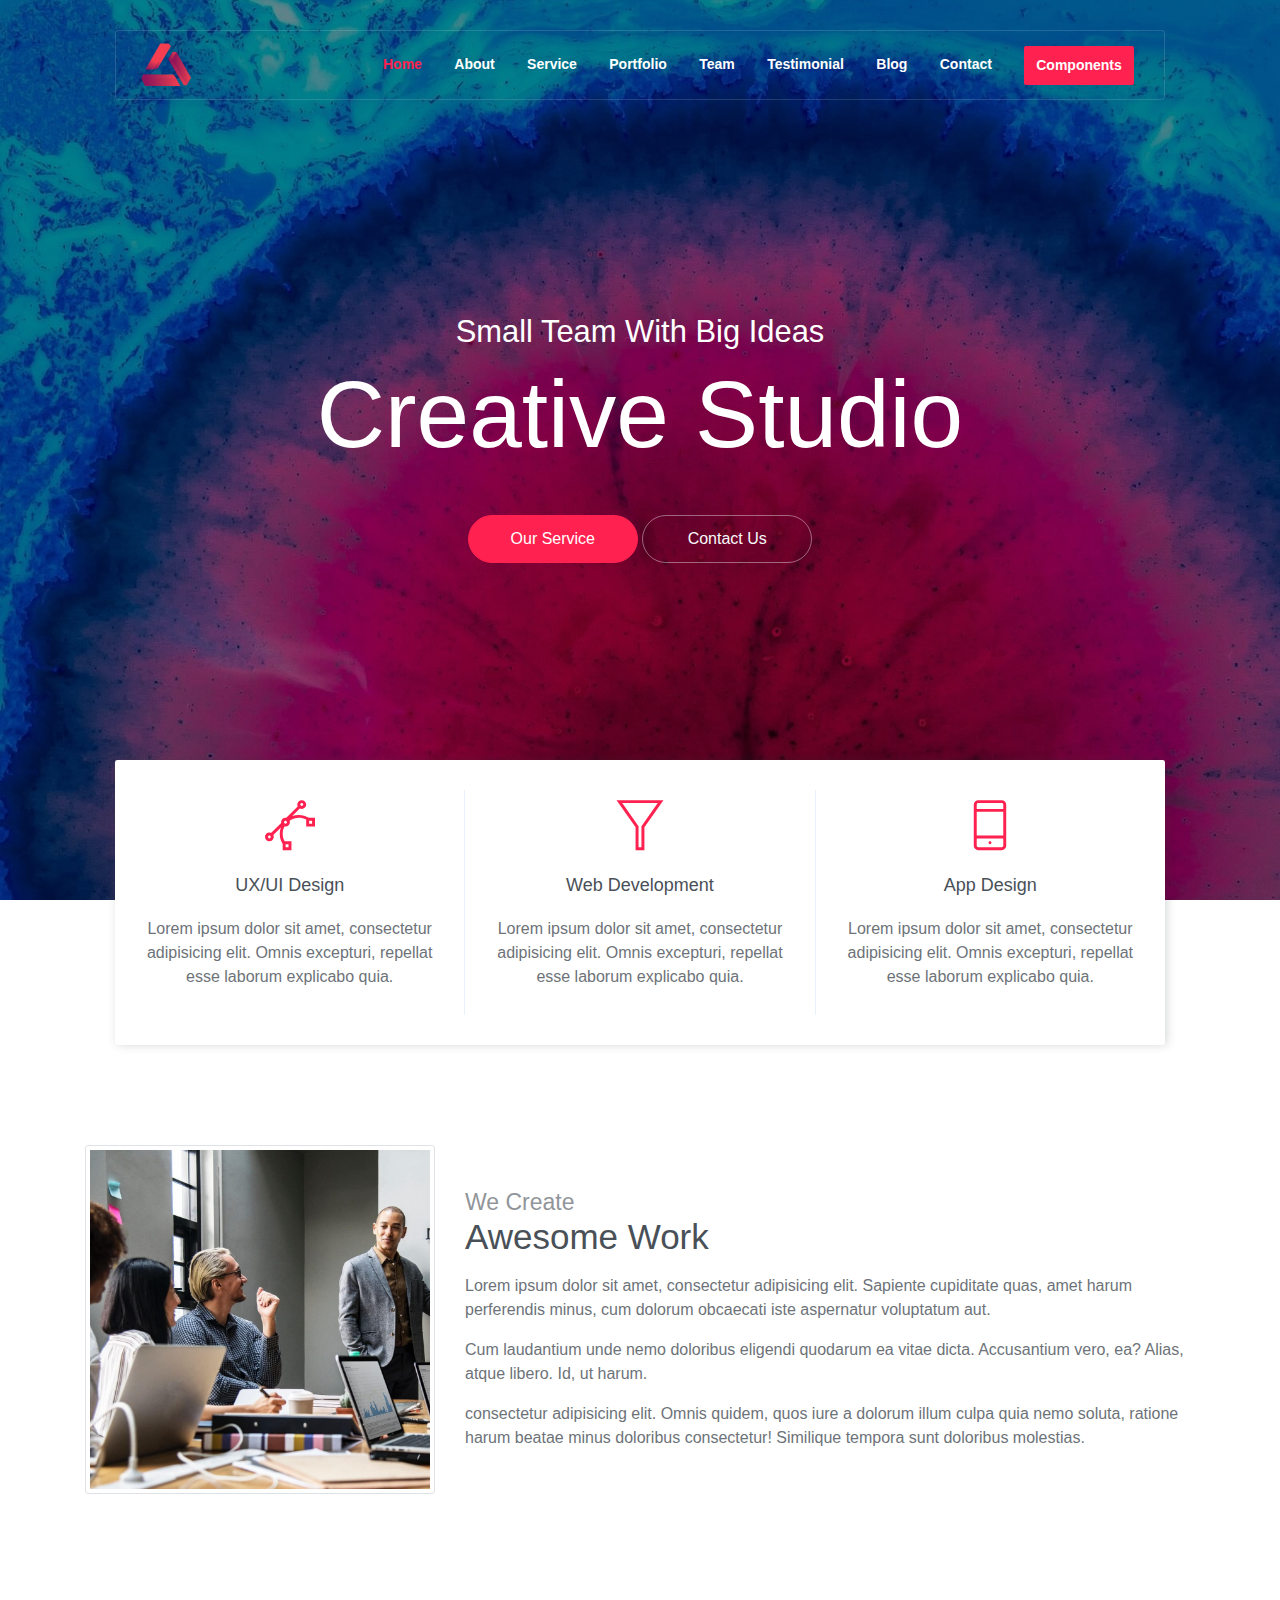
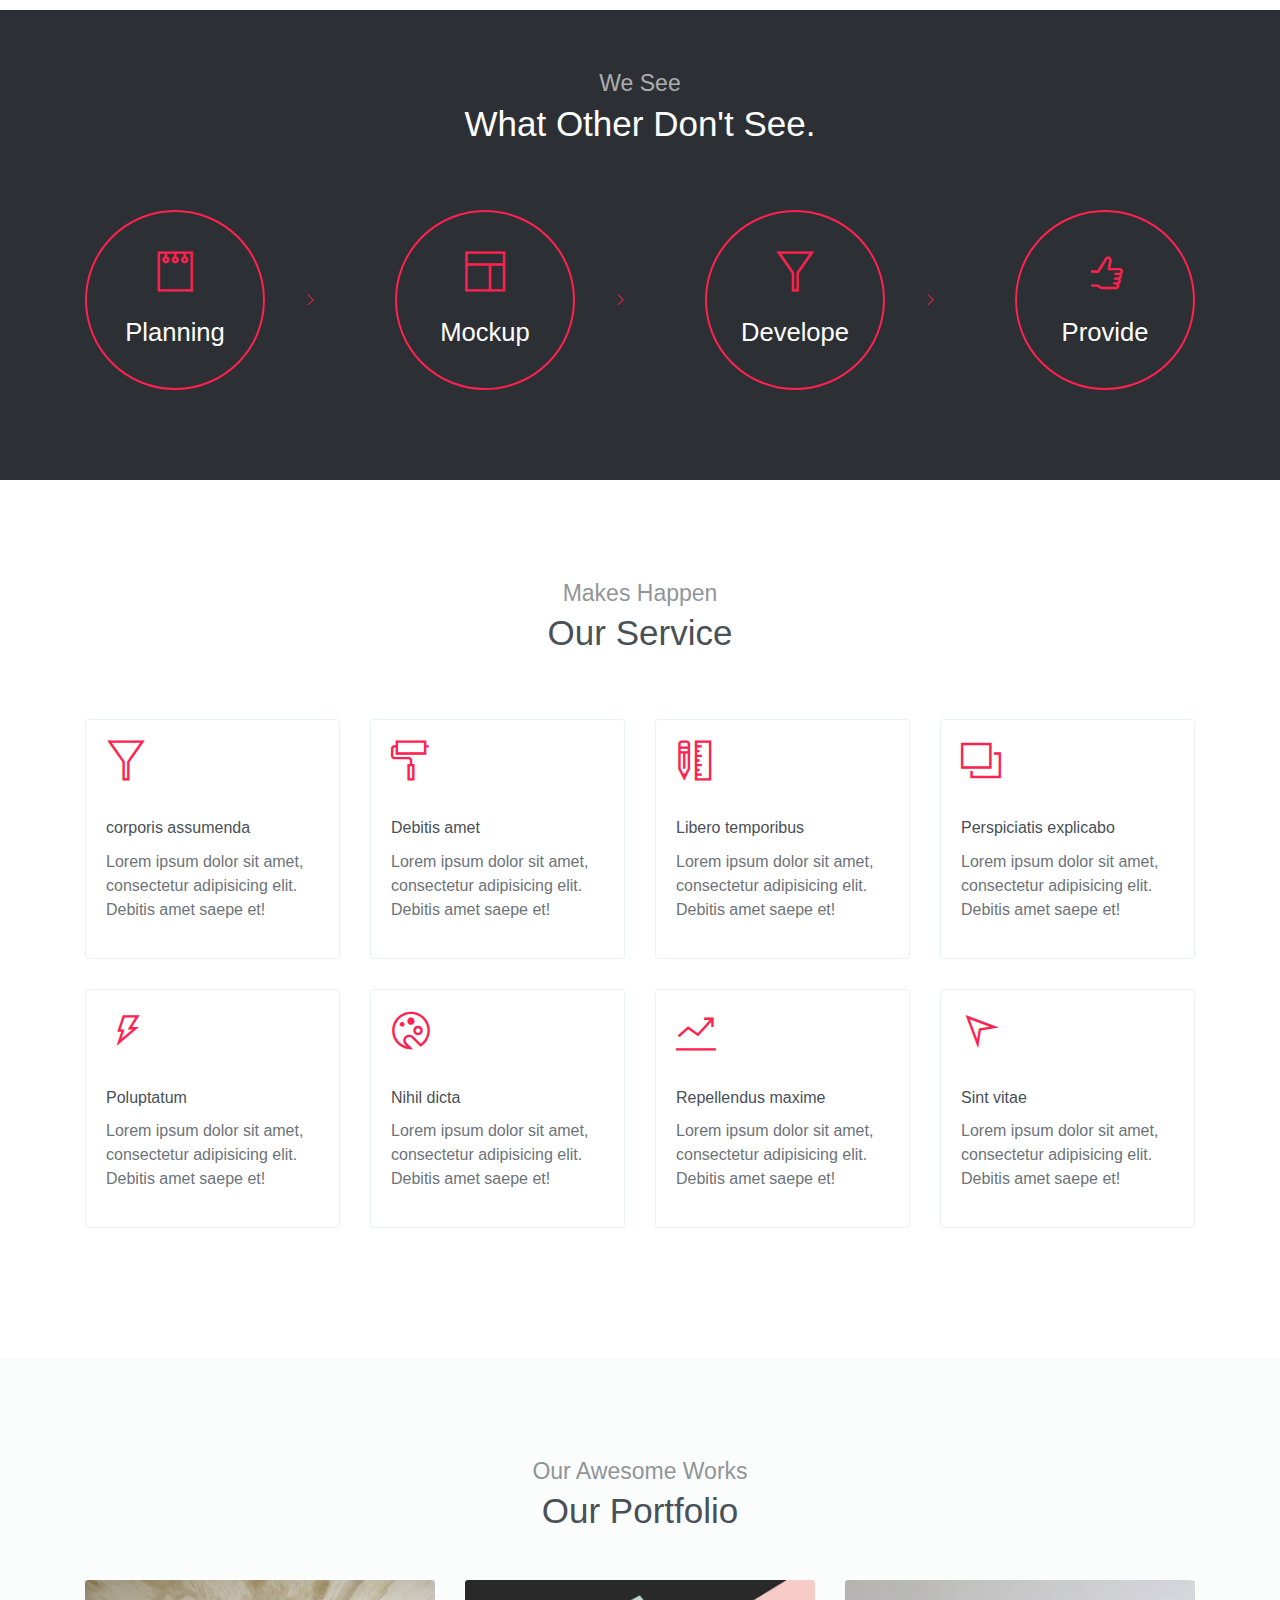
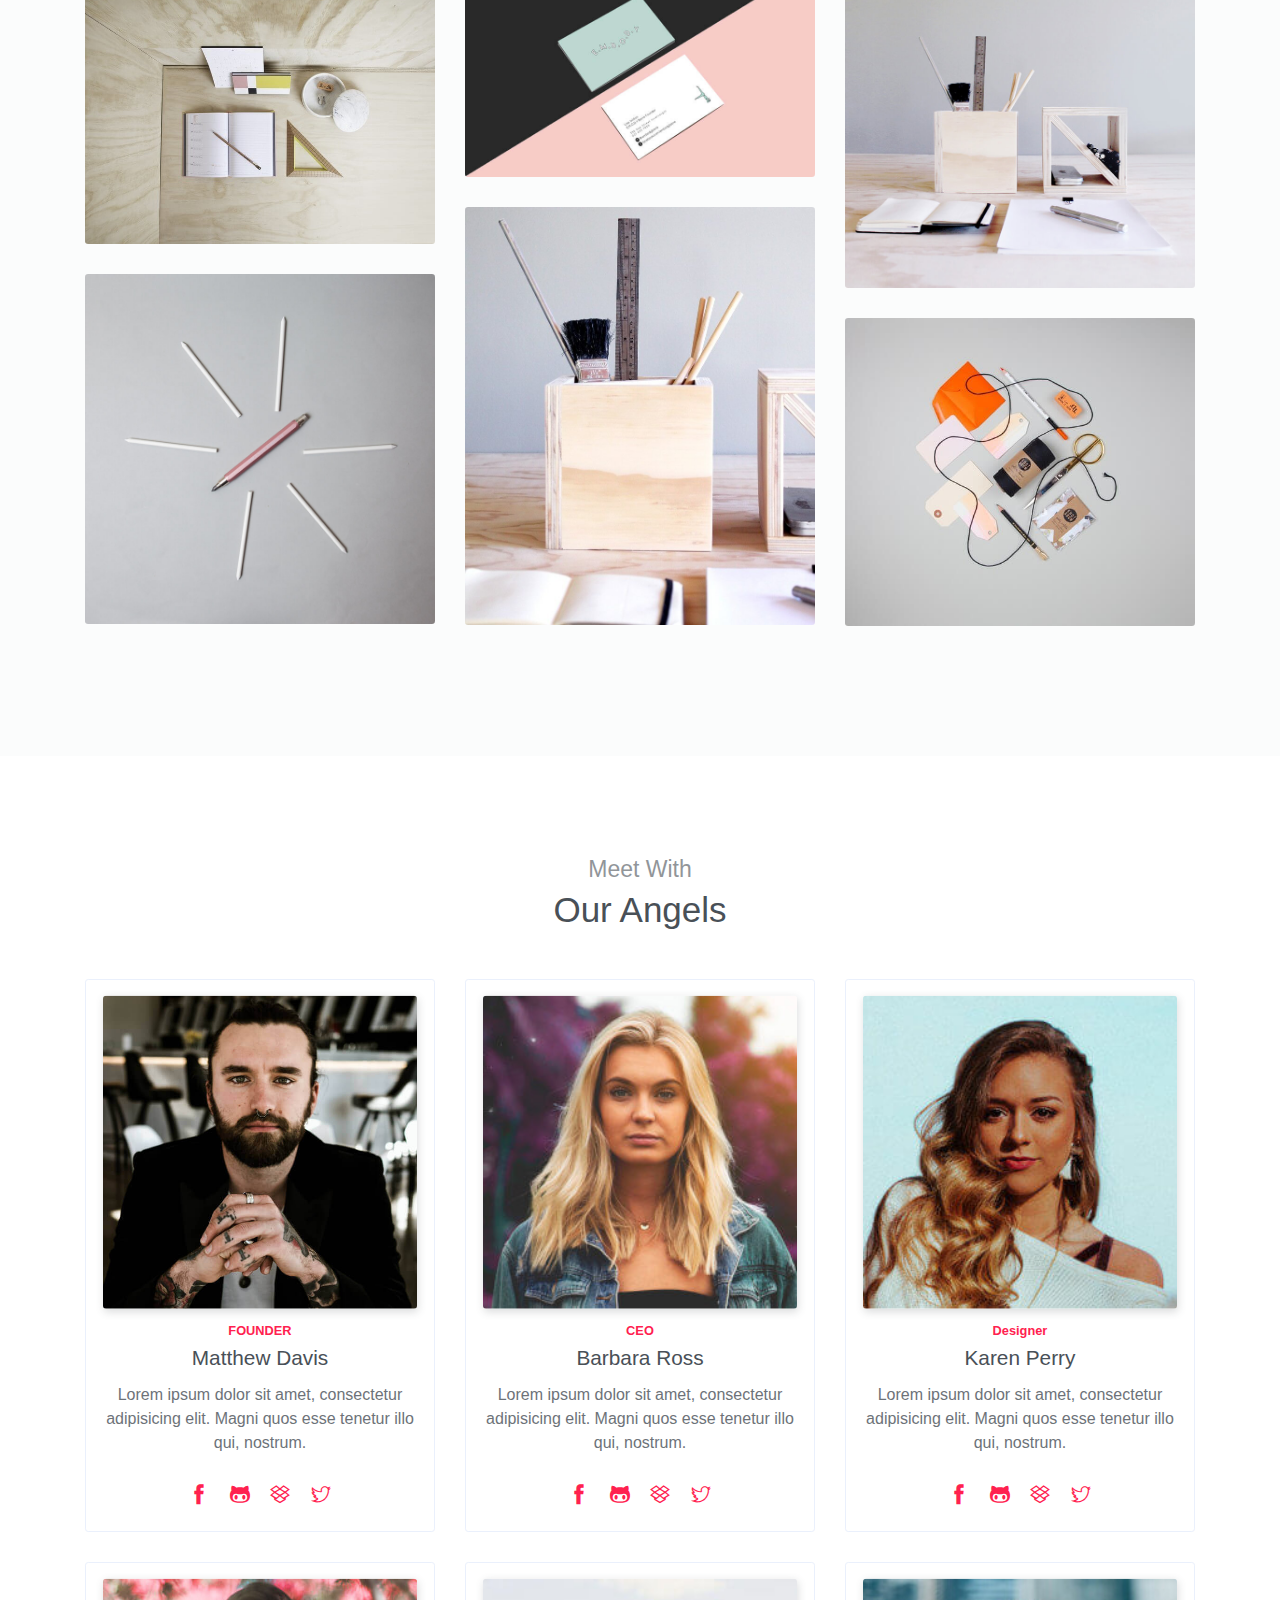
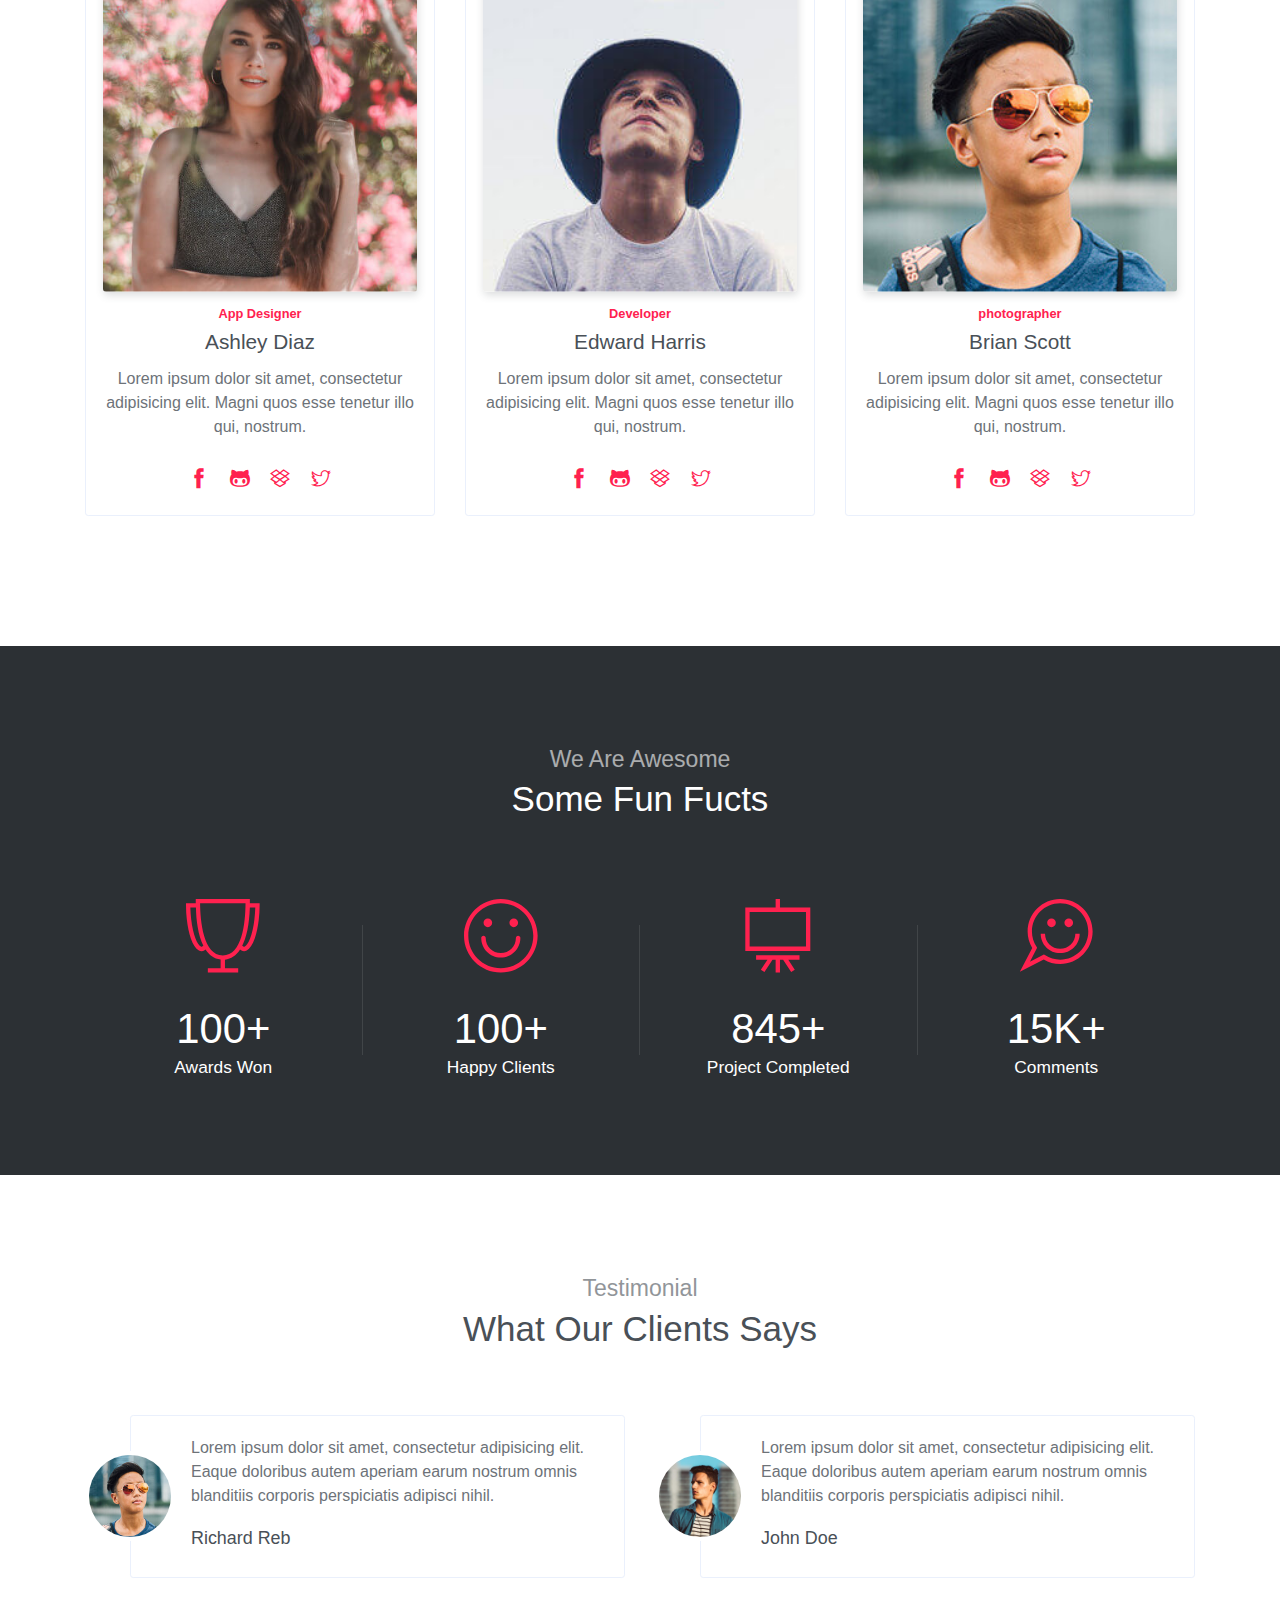
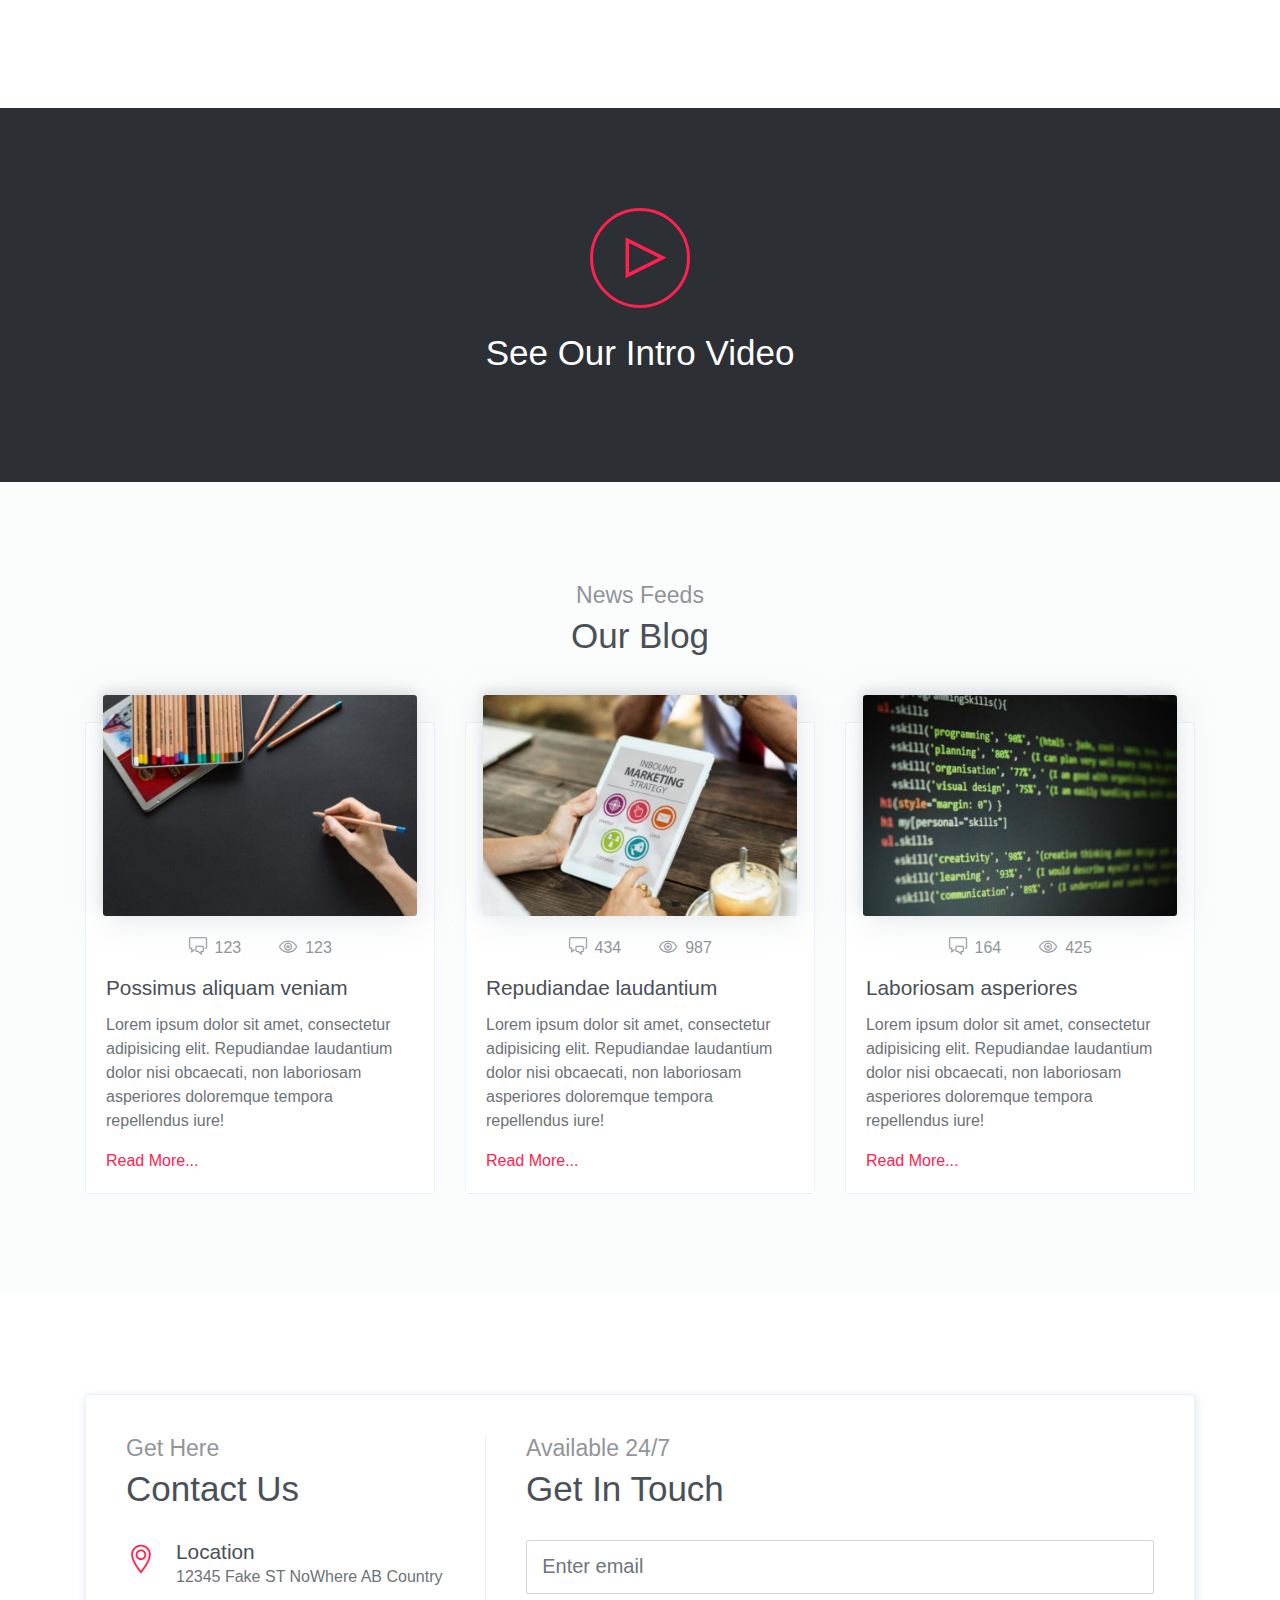
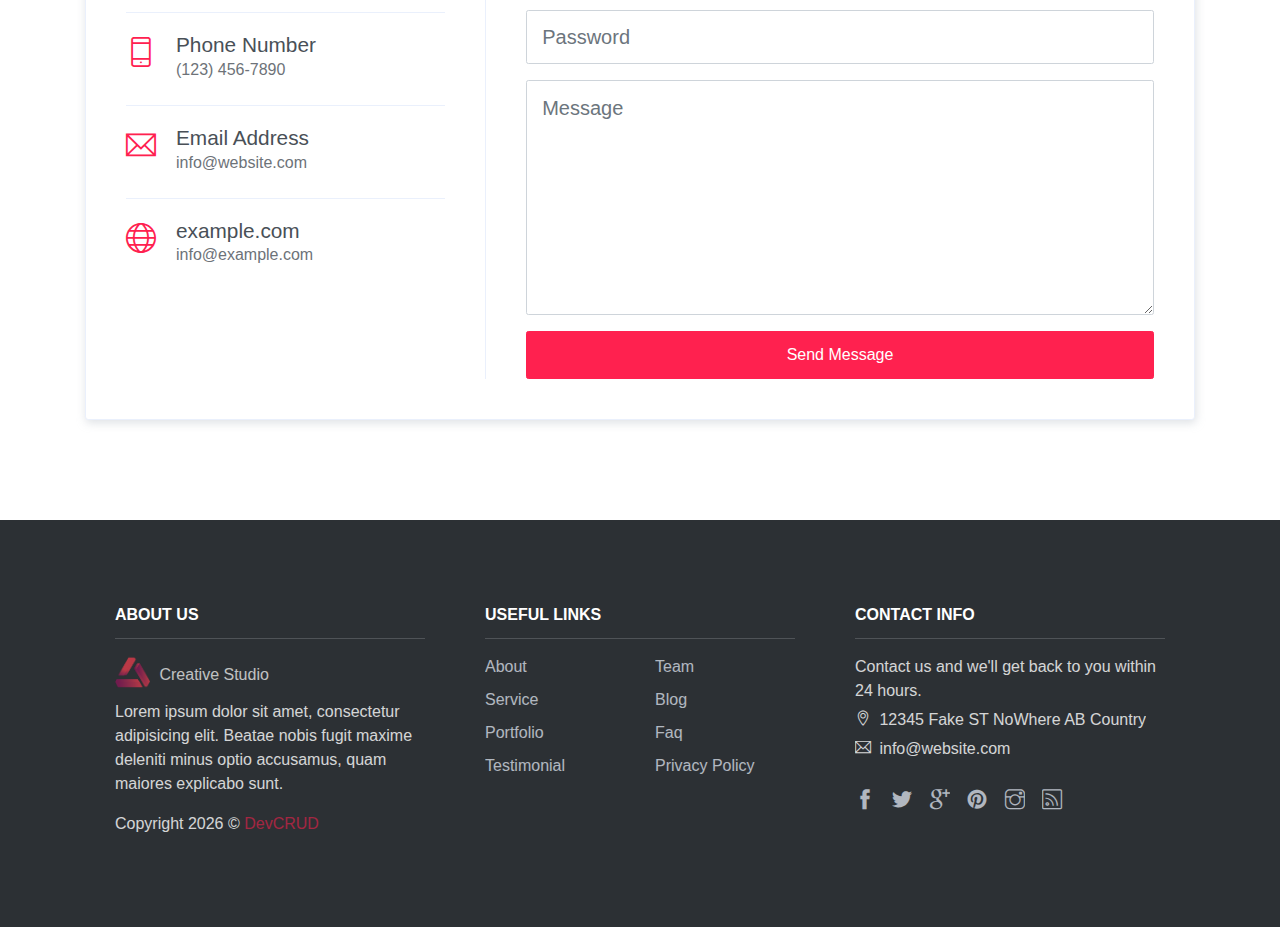
<file: creative-studio/public_html/index.html>
<!DOCTYPE html>
<html lang="en">
<head>
	<meta charset="utf-8">
    <meta name="viewport" content="width=device-width, initial-scale=1, shrink-to-fit=no">
    <meta name="description" content="Start your development with Creative Studio landing page.">
    <meta name="author" content="Devcrud">
    <title>Creative Studio | Free Bootstrap 4.3.x template</title>

    <!-- font icons -->
    <link rel="stylesheet" href="assets/vendors/themify-icons/css/themify-icons.css">

    <!-- Bootstrap + Creative Studio main styles -->
	<link rel="stylesheet" href="assets/css/creative-studio.css">

</head>
<body data-spy="scroll" data-target=".navbar" data-offset="40" id="home">
    
    <!-- Page Navigation -->
    <nav class="navbar custom-navbar navbar-expand-lg navbar-dark" data-spy="affix" data-offset-top="20">
        <div class="container">
            <a class="navbar-brand" href="#">
                <img src="assets/imgs/logo.png" alt="Download free bootstrap 4 landing page, free boootstrap 4 templates, Download free bootstrap 4.1 landing page, free boootstrap 4.1.1 templates, Creative studio Landing page">
            </a>
            <button class="navbar-toggler" type="button" data-toggle="collapse" data-target="#navbarSupportedContent" aria-controls="navbarSupportedContent" aria-expanded="false" aria-label="Toggle navigation">
                <span></span>
            </button>

            <div class="collapse navbar-collapse" id="navbarSupportedContent">
                <ul class="navbar-nav ml-auto">
                    <li class="nav-item">
                        <a class="nav-link" href="#home">Home</a>
                    </li>
                    <li class="nav-item">
                        <a class="nav-link" href="#about">About</a>
                    </li>
                    <li class="nav-item">
                        <a class="nav-link" href="#service">Service</a>
                    </li>
                    <li class="nav-item">
                        <a class="nav-link" href="#portfolio">Portfolio</a>
                    </li>
                    <li class="nav-item">
                        <a class="nav-link" href="#team">Team</a>
                    </li>
                    <li class="nav-item">
                        <a class="nav-link" href="#testimonial">Testimonial</a>
                    </li>
                    <li class="nav-item">
                        <a class="nav-link" href="#blog">Blog</a>
                    </li>
                    <li class="nav-item">
                        <a class="nav-link" href="#contact">Contact</a>
                    </li>
                    <li class="nav-item">
                        <a class="nav-link btn btn-primary btn-sm ml-lg-3" href="components.html">Components</a>
                    </li>
                </ul>
            </div>
        </div>
    </nav>
    <!-- End Of Page Navigation -->

    <!-- Page Header -->
    <header class="header">
        <div class="overlay">
            <h6 class="subtitle">Small Team With Big Ideas</h6>
            <h1 class="title">Creative Studio</h1>
            <div class="buttons text-center">
                <a href="#service" class="btn btn-primary rounded w-lg btn-lg my-1">Our Service</a>
                <a href="#contact" class="btn btn-outline-light rounded w-lg btn-lg my-1">Contact Us</a>
            </div>              
        </div>      
    </header>
    <!-- End Of Page Header -->

    <!-- Box -->
    <div class="box text-center">
        <div class="box-item">
            <i class="ti-vector"></i>
            <h6 class="box-title">UX/UI Design</h6>
            <p>Lorem ipsum dolor sit amet, consectetur adipisicing elit. Omnis excepturi, repellat esse laborum explicabo quia.</p>
        </div>
        <div class="box-item">
            <i class="ti-filter"></i>
            <h6 class="box-title">Web Development</h6>
            <p>Lorem ipsum dolor sit amet, consectetur adipisicing elit. Omnis excepturi, repellat esse laborum explicabo quia.</p>
        </div>
        <div class="box-item">
            <i class="ti-mobile"></i>
            <h6 class="box-title">App Design</h6>
            <p>Lorem ipsum dolor sit amet, consectetur adipisicing elit. Omnis excepturi, repellat esse laborum explicabo quia.</p>
        </div>
    </div>
    <!-- End of Box -->

    <!-- About Section -->
    <section id="about">
        <div class="container">
            <div class="row align-items-center">
                <div class="col-md-5 col-lg-4">
                    <img src="assets/imgs/about.jpg" alt="Download free bootstrap 4 landing page, free boootstrap 4 templates, Download free bootstrap 4.1 landing page, free boootstrap 4.1.1 templates, Creative studio Landing page" class="w-100 img-thumbnail mb-3">
                </div>
                <div class="col-md-7 col-lg-8">
                    <h6 class="section-subtitle mb-0">We Create</h6>
                    <h6 class="section-title mb-3">Awesome Work</h6>
                    <p>Lorem ipsum dolor sit amet, consectetur adipisicing elit. Sapiente cupiditate quas, amet harum perferendis minus, cum dolorum obcaecati iste aspernatur voluptatum aut.</p>
                    <p>Cum laudantium unde nemo doloribus eligendi quodarum ea vitae dicta. Accusantium vero, ea? Alias, atque libero. Id, ut harum. </p>
                    <p>consectetur adipisicing elit. Omnis quidem, quos iure a dolorum illum culpa quia nemo soluta, ratione harum beatae minus doloribus consectetur! Similique tempora sunt doloribus molestias.</p>
                </div>
            </div>
        </div>
    </section>
    <!-- End of About Section -->

    <!-- About Section with bg -->
    <section class="has-bg-img py-md">
        <div class="container text-center">
            <h6 class="section-subtitle">We See</h6>
            <h6 class="section-title mb-6">What Other Don't See.</h6>
            <div class="widget mb-4">
                <div class="widget-item">
                    <i class="ti-notepad"></i>
                    <h4>Planning</h4>
                </div>
                <div class="widget-item">
                    <i class="ti-layout"></i>
                    <h4>Mockup</h4>
                </div>
                <div class="widget-item">
                    <i class="ti-filter"></i>
                    <h4>Develope</h4>
                </div>
                <div class="widget-item">
                    <i class="ti-thumb-up"></i>
                    <h4>Provide</h4>
                </div>
            </div>
        </div>
    </section>
    <!-- End Of About Sectoin -->

    <!-- Service Section -->
    <section id="service">
        <div class="container">
            <h6 class="section-subtitle text-center">Makes Happen</h6>
            <h5 class="section-title text-center mb-6">Our Service</h5> 
            <div class="row">
                <div class="col-sm-4 col-md-3">
                    <div class="card mb-4">
                        <div class="card-body">
                            <h2 class="mb-4"><i class="ti-filter text-primary"></i></h2>
                            <h6 class="card-title">corporis assumenda</h6>
                            <p>Lorem ipsum dolor sit amet, consectetur adipisicing elit. Debitis amet saepe et!</p>
                        </div>
                    </div>
                </div>
                <div class="col-sm-4 col-md-3">
                    <div class="card mb-4">
                        <div class="card-body">
                            <h2 class="mb-4"><i class="ti-paint-roller text-primary"></i></h2>
                            <h6 class="card-title">Debitis amet</h6>
                            <p>Lorem ipsum dolor sit amet, consectetur adipisicing elit. Debitis amet saepe et!</p>
                        </div>
                    </div>
                </div>
                <div class="col-sm-4 col-md-3">
                    <div class="card mb-4">
                        <div class="card-body">
                            <h2 class="mb-4"><i class="ti-ruler-pencil text-primary"></i></h2>
                            <h6 class="card-title">Libero temporibus</h6>
                            <p>Lorem ipsum dolor sit amet, consectetur adipisicing elit. Debitis amet saepe et!</p>
                        </div>
                    </div>
                </div>
                <div class="col-sm-4 col-md-3">
                    <div class="card mb-4">
                        <div class="card-body">
                            <h2 class="mb-4"><i class="ti-layers text-primary"></i></h2>
                            <h6 class="card-title">Perspiciatis explicabo</h6>
                            <p>Lorem ipsum dolor sit amet, consectetur adipisicing elit. Debitis amet saepe et!</p>
                        </div>
                    </div>
                </div>
                <div class="col-sm-4 col-md-3">
                    <div class="card mb-4">
                        <div class="card-body">
                            <h2 class="mb-4"><i class="ti-bolt text-primary"></i></h2>
                            <h6 class="card-title">Poluptatum</h6>
                            <p>Lorem ipsum dolor sit amet, consectetur adipisicing elit. Debitis amet saepe et!</p>
                        </div>
                    </div>
                </div>
                <div class="col-sm-4 col-md-3">
                    <div class="card mb-4">
                        <div class="card-body">
                            <h2 class="mb-4"><i class="ti-palette text-primary"></i></h2>
                            <h6 class="card-title">Nihil dicta</h6>
                            <p>Lorem ipsum dolor sit amet, consectetur adipisicing elit. Debitis amet saepe et!</p>
                        </div>
                    </div>
                </div>
                <div class="col-sm-4 col-md-3">
                    <div class="card mb-4">
                        <div class="card-body">
                            <h2 class="mb-4"><i class="ti-stats-up text-primary"></i></h2>
                            <h6 class="card-title">Repellendus maxime</h6>
                            <p>Lorem ipsum dolor sit amet, consectetur adipisicing elit. Debitis amet saepe et!</p>
                        </div>
                    </div>
                </div>
                <div class="col-sm-4 col-md-3">
                    <div class="card mb-4">
                        <div class="card-body">
                            <h2 class="mb-4"><i class="ti-location-arrow text-primary"></i></h2>
                            <h6 class="card-title">Sint vitae</h6>
                            <p>Lorem ipsum dolor sit amet, consectetur adipisicing elit. Debitis amet saepe et!</p>
                        </div>
                    </div>
                </div>

            </div>  
        </div>
    </section>
    <!-- End of Service Section -->

    <!-- Portfolio section -->
    <section id="portfolio">
        <div class="container text-center">
            <h6 class="section-subtitle">Our Awesome Works</h6>
            <h6 class="section-title mb-5">Our Portfolio</h6>
            <div class="row">
                <div class="col-sm-4">
                    <div class="img-wrapper">
                        <img src="assets/imgs/folio-1.jpg" alt="Download free bootstrap 4 landing page, free boootstrap 4 templates, Download free bootstrap 4.1 landing page, free boootstrap 4.1.1 templates, Creative studio Landing page">
                        <div class="overlay">
                            <div class="overlay-infos">
                                <h5>Project Title</h5>
                                <a href="javascript:void(0)"><i class="ti-zoom-in"></i></a>
                                <a href="javascript:void(0)"><i class="ti-link"></i></a>
                            </div>  
                        </div>
                    </div>
                    <div class="img-wrapper">
                        <img src="assets/imgs/folio-2.jpg" alt="Download free bootstrap 4 landing page, free boootstrap 4 templates, Download free bootstrap 4.1 landing page, free boootstrap 4.1.1 templates, Creative studio Landing page">
                        <div class="overlay">
                            <div class="overlay-infos">
                                <h5>Project Title</h5>
                                <a href="javascript:void(0)"><i class="ti-zoom-in"></i></a>
                                <a href="javascript:void(0)"><i class="ti-link"></i></a>
                            </div>                              
                        </div>
                    </div>                  
                </div>
                <div class="col-sm-4">
                    <div class="img-wrapper">
                        <img src="assets/imgs/folio-3.jpg" alt="Download free bootstrap 4 landing page, free boootstrap 4 templates, Download free bootstrap 4.1 landing page, free boootstrap 4.1.1 templates, Creative studio Landing page">
                        <div class="overlay">
                            <div class="overlay-infos">
                                <h5>Project Title</h5>
                                <a href="javascript:void(0)"><i class="ti-zoom-in"></i></a>
                                <a href="javascript:void(0)"><i class="ti-link"></i></a>
                            </div>  
                        </div>
                    </div>
                    <div class="img-wrapper">
                        <img src="assets/imgs/folio-4.jpg" alt="Download free bootstrap 4 landing page, free boootstrap 4 templates, Download free bootstrap 4.1 landing page, free boootstrap 4.1.1 templates, Creative studio Landing page">
                        <div class="overlay">
                            <div class="overlay-infos">
                                <h5>Project Title</h5>
                                <a href="javascript:void(0)"><i class="ti-zoom-in"></i></a>
                                <a href="javascript:void(0)"><i class="ti-link"></i></a>
                            </div>                              
                        </div>
                    </div>                  
                </div>
                <div class="col-sm-4">
                    <div class="img-wrapper">
                        <img src="assets/imgs/folio-5.jpg" alt="Download free bootstrap 4 landing page, free boootstrap 4 templates, Download free bootstrap 4.1 landing page, free boootstrap 4.1.1 templates, Creative studio Landing page">
                        <div class="overlay">
                            <div class="overlay-infos">
                                <h5>Project Title</h5>
                                <a href="javascript:void(0)"><i class="ti-zoom-in"></i></a>
                                <a href="javascript:void(0)"><i class="ti-link"></i></a>
                            </div>  
                        </div>
                    </div>
                    <div class="img-wrapper">
                        <img src="assets/imgs/folio-6.jpg" alt="Download free bootstrap 4 landing page, free boootstrap 4 templates, Download free bootstrap 4.1 landing page, free boootstrap 4.1.1 templates, Creative studio Landing page">
                        <div class="overlay">
                            <div class="overlay-infos">
                                <h5>Project Title</h5>
                                <a href="javascript:void(0)"><i class="ti-zoom-in"></i></a>
                                <a href="javascript:void(0)"><i class="ti-link"></i></a>
                            </div>                              
                        </div>
                    </div>                  
                </div>
            </div>
        </div>
    </section>
    <!-- End of portfolio section -->

    <!-- Team Section -->
    <section id="team">
        <div class="container">
            <h6 class="section-subtitle text-center">Meet With</h6>
            <h6 class="section-title mb-5 text-center">Our Angels</h6>
            <div class="row">
                <div class="col-sm-6 col-md-4">
                    <div class="card text-center mb-4">
                        <img class="card-img-top inset" src="assets/imgs/avatar.jpg">
                        <div class="card-body">
                            <h6 class="small text-primary font-weight-bold">FOUNDER</h6>
                            <h5 class="card-title">Matthew Davis</h5>
                            <p>Lorem ipsum dolor sit amet, consectetur adipisicing elit. Magni quos esse tenetur illo qui, nostrum.</p>
                            <div class="socials">
                                <a href="javascript:void(0)"><i class="ti-facebook"></i> </a>
                                <a href="javascript:void(0)"><i class="ti-github"></i></a>
                                <a href="javascript:void(0)"><i class="ti-dropbox"></i></a>
                                <a href="javascript:void(0)"><i class="ti-twitter"></i></a>
                            </div>
                        </div>
                    </div>
                </div>
                <div class="col-sm-6 col-md-4">
                    <div class="card text-center mb-4">
                        <img class="card-img-top inset" src="assets/imgs/avatar-1.jpg">
                        <div class="card-body">
                            <h6 class="small text-primary font-weight-bold">CEO</h6>
                            <h5 class="card-title">Barbara Ross</h5>
                            <p>Lorem ipsum dolor sit amet, consectetur adipisicing elit. Magni quos esse tenetur illo qui, nostrum.</p>
                            <div class="socials">
                                <a href="javascript:void(0)"><i class="ti-facebook"></i> </a>
                                <a href="javascript:void(0)"><i class="ti-github"></i></a>
                                <a href="javascript:void(0)"><i class="ti-dropbox"></i></a>
                                <a href="javascript:void(0)"><i class="ti-twitter"></i></a>
                            </div>
                        </div>
                    </div>
                </div>
                <div class="col-sm-6 col-md-4">
                    <div class="card text-center mb-4">
                        <img class="card-img-top inset" src="assets/imgs/avatar-2.jpg">
                        <div class="card-body">
                            <h6 class="small text-primary font-weight-bold">Designer</h6>
                            <h5 class="card-title">Karen Perry</h5>
                            <p>Lorem ipsum dolor sit amet, consectetur adipisicing elit. Magni quos esse tenetur illo qui, nostrum.</p>
                            <div class="socials">
                                <a href="javascript:void(0)"><i class="ti-facebook"></i> </a>
                                <a href="javascript:void(0)"><i class="ti-github"></i></a>
                                <a href="javascript:void(0)"><i class="ti-dropbox"></i></a>
                                <a href="javascript:void(0)"><i class="ti-twitter"></i></a>
                            </div>
                        </div>
                    </div>
                </div>
                <div class="col-sm-6 col-md-4">
                    <div class="card text-center mb-4">
                        <img class="card-img-top inset" src="assets/imgs/avatar-3.jpg">
                        <div class="card-body">
                            <h6 class="small text-primary font-weight-bold">App Designer</h6>
                            <h5 class="card-title">Ashley Diaz</h5>
                            <p>Lorem ipsum dolor sit amet, consectetur adipisicing elit. Magni quos esse tenetur illo qui, nostrum.</p>
                            <div class="socials">
                                <a href="javascript:void(0)"><i class="ti-facebook"></i> </a>
                                <a href="javascript:void(0)"><i class="ti-github"></i></a>
                                <a href="javascript:void(0)"><i class="ti-dropbox"></i></a>
                                <a href="javascript:void(0)"><i class="ti-twitter"></i></a>
                            </div>
                        </div>
                    </div>
                </div>
                <div class="col-sm-6 col-md-4">
                    <div class="card text-center mb-4">
                        <img class="card-img-top inset" src="assets/imgs/avatar-4.jpg">
                        <div class="card-body">
                            <h6 class="small text-primary font-weight-bold">Developer</h6>
                            <h5 class="card-title">Edward Harris</h5>
                            <p>Lorem ipsum dolor sit amet, consectetur adipisicing elit. Magni quos esse tenetur illo qui, nostrum.</p>
                            <div class="socials">
                                <a href="javascript:void(0)"><i class="ti-facebook"></i> </a>
                                <a href="javascript:void(0)"><i class="ti-github"></i></a>
                                <a href="javascript:void(0)"><i class="ti-dropbox"></i></a>
                                <a href="javascript:void(0)"><i class="ti-twitter"></i></a>
                            </div>
                        </div>
                    </div>
                </div>
                <div class="col-sm-6 col-md-4">
                    <div class="card text-center mb-4">
                        <img class="card-img-top inset" src="assets/imgs/avatar-5.jpg">
                        <div class="card-body">
                            <h6 class="small text-primary font-weight-bold">photographer</h6>
                            <h5 class="card-title">Brian Scott</h5>
                            <p>Lorem ipsum dolor sit amet, consectetur adipisicing elit. Magni quos esse tenetur illo qui, nostrum.</p>
                            <div class="socials">
                                <a href="javascript:void(0)"><i class="ti-facebook"></i> </a>
                                <a href="javascript:void(0)"><i class="ti-github"></i></a>
                                <a href="javascript:void(0)"><i class="ti-dropbox"></i></a>
                                <a href="javascript:void(0)"><i class="ti-twitter"></i></a>
                            </div>
                        </div>
                    </div>
                </div>

            </div>
        </div>
    </section>
    <!-- End of Team Sectoin -->

    <!-- Fatcs Section -->
    <section class="has-bg-img bg-img-2">
        <div class="container text-center">
            <h6 class="section-subtitle">We Are Awesome</h6>
            <h6 class="section-title mb-6">Some Fun Fucts</h6>
                <div class="widget-2">
                    <div class="widget-item">
                        <i class="ti-cup"></i>
                        <h6 class="title">100+</h6>
                        <div class="subtitle">Awards Won</div>
                    </div>
                    <div class="widget-item">
                        <i class="ti-face-smile"></i>
                        <h6 class="title">100+</h6>
                        <div class="subtitle">Happy Clients</div>
                    </div>
                    <div class="widget-item">
                        <i class="ti-blackboard"></i>
                        <h6 class="title">845+</h6>
                        <div class="subtitle">Project Completed</div>
                    </div>
                    <div class="widget-item">
                        <i class="ti-comments-smiley"></i>
                        <h6 class="title">15K+</h6>
                        <div class="subtitle">Comments</div>
                    </div>
                </div>
        </div>
    </section>

    <!-- Testimonial Section -->
    <section id="testimonial">
        <div class="container">
            <h6 class="section-subtitle text-center">Testimonial</h6>
            <h6 class="section-title text-center mb-6">What Our Clients Says</h6>
            <div class="row">
                <div class="col-md-6">
                    <div class="testimonial-wrapper">
                        <div class="img-holder">
                            <img src="assets/imgs/avatar-5.jpg" alt="Download free bootstrap 4 landing page, free boootstrap 4 templates, Download free bootstrap 4.1 landing page, free boootstrap 4.1.1 templates, Creative studio Landing page">                     
                        </div>
                        <div class="body">
                            <p class="subtitle">Lorem ipsum dolor sit amet, consectetur adipisicing elit. Eaque doloribus autem aperiam earum nostrum omnis blanditiis corporis perspiciatis adipisci nihil.</p>
                            <h6 class="title">Richard Reb</h6>
                        </div>
                    </div>
                </div>
                <div class="col-md-6">
                    <div class="testimonial-wrapper">
                        <div class="img-holder">
                            <img src="assets/imgs/avatar-6.jpg" alt="Download free bootstrap 4 landing page, free boootstrap 4 templates, Download free bootstrap 4.1 landing page, free boootstrap 4.1.1 templates, Creative studio Landing page">                     
                        </div>
                        <div class="body">
                            <p class="subtitle">Lorem ipsum dolor sit amet, consectetur adipisicing elit. Eaque doloribus autem aperiam earum nostrum omnis blanditiis corporis perspiciatis adipisci nihil.</p>
                            <h6 class="title">John Doe</h6>
                        </div>
                    </div>
                </div>
            </div>
        </div>
    </section>
    <!-- End of Testimonial Section -->

    <!-- Video Section -->
    <section class="has-bg-img py-lg">
        <div class="container text-center">

            <!-- Button trigger modal -->
            <button type="button" class="btn btn-outline-primary play-control" data-toggle="modal" data-target="#exampleModalCenter">
              <i class="ti-control-play" ></i>
            </button>
            <h6 class="section-title mt-4">See Our Intro Video</h6>

        </div>
    </section>
    <!-- End of Video Section -->

    <!-- Modal -->
    <div class="modal fade" id="exampleModalCenter" tabindex="-1" role="dialog" aria-labelledby="exampleModalCenterTitle" aria-hidden="true">
        <div class="modal-dialog modal-lg modal-dialog-centered" role="document">
            <div class="modal-content">
                <iframe width="100%" height="475" src="https://www.youtube.com/embed/TP4THzsAa3M" frameborder="0" allowfullscreen></iframe>
            </div>
        </div>
    </div>
    <!-- end of modal -->

    <!-- Blog Section -->
    <section id="blog">
        <div class="container">
            <h6 class="section-subtitle text-center">News Feeds</h6>
            <h6 class="section-title mb-6 text-center">Our Blog</h6>

            <div class="row">
                <div class="col-md-4">
                    <div class="card blog-post my-4 my-sm-5 my-md-0">
                        <img src="assets/imgs/blog-1.jpg" alt="Download free bootstrap 4 landing page, free boootstrap 4 templates, Download free bootstrap 4.1 landing page, free boootstrap 4.1.1 templates, Creative studio Landing page">
                        <div class="card-body">
                            <div class="details mb-3">
                                <a href="javascript:void(0)"><i class="ti-comments"></i> 123</a>
                                <a href="javascript:void(0)"><i class="ti-eye"></i> 123</a>
                            </div>
                            <h5 class="card-title">Possimus aliquam veniam</h5>
                            <p>Lorem ipsum dolor sit amet, consectetur adipisicing elit. Repudiandae laudantium dolor nisi obcaecati, non laboriosam asperiores doloremque tempora repellendus iure!</p>
                            <a href="javascript:void(0)" class="d-block mt-3">Read More...</a>
                        </div>
                    </div>
                </div>
                <div class="col-md-4">
                    <div class="card blog-post my-4 my-sm-5 my-md-0">
                        <img src="assets/imgs/blog-2.jpg" alt="Download free bootstrap 4 landing page, free boootstrap 4 templates, Download free bootstrap 4.1 landing page, free boootstrap 4.1.1 templates, Creative studio Landing page">
                        <div class="card-body">
                            <div class="details mb-3">
                                <a href="javascript:void(0)"><i class="ti-comments"></i> 434</a>
                                <a href="javascript:void(0)"><i class="ti-eye"></i> 987</a>
                            </div>
                            <h5 class="card-title">Repudiandae laudantium</h5>
                            <p>Lorem ipsum dolor sit amet, consectetur adipisicing elit. Repudiandae laudantium dolor nisi obcaecati, non laboriosam asperiores doloremque tempora repellendus iure!</p>
                            <a href="javascript:void(0)" class="d-block mt-3">Read More...</a>
                        </div>
                    </div>
                </div>
                <div class="col-md-4">
                    <div class="card blog-post my-4 my-sm-5 my-md-0">
                        <img src="assets/imgs/blog-3.jpg" alt="Download free bootstrap 4 landing page, free boootstrap 4 templates, Download free bootstrap 4.1 landing page, free boootstrap 4.1.1 templates, Creative studio Landing page">
                        <div class="card-body">
                            <div class="details mb-3">
                                <a href="javascript:void(0)"><i class="ti-comments"></i> 164</a>
                                <a href="javascript:void(0)"><i class="ti-eye"></i> 425</a>
                            </div>
                            <h5 class="card-title">Laboriosam asperiores</h5>
                            <p>Lorem ipsum dolor sit amet, consectetur adipisicing elit. Repudiandae laudantium dolor nisi obcaecati, non laboriosam asperiores doloremque tempora repellendus iure!</p>
                            <a href="javascript:void(0)" class="d-block mt-3">Read More...</a>
                        </div>
                    </div>
                </div>
            </div>
        </div>
    </section>
    <!-- End of Blog Section -->

    <!-- Contact Section -->
    <section id="contact">
        <div class="container">
            <div class="contact-card">
                <div class="infos">
                    <h6 class="section-subtitle">Get Here</h6>
                    <h6 class="section-title mb-4">Contact Us</h6>

                    <div class="item">
                        <i class="ti-location-pin"></i>
                        <div class="">
                            <h5>Location</h5>
                            <p> 12345 Fake ST NoWhere AB Country</p>
                        </div>                          
                    </div>
                    <div class="item">
                        <i class="ti-mobile"></i>
                        <div>
                            <h5>Phone Number</h5>
                            <p>(123) 456-7890</p>
                        </div>                          
                    </div>
                    <div class="item">
                        <i class="ti-email"></i>
                        <div class="mb-0">
                            <h5>Email Address</h5>
                            <p>info@website.com</p>
                        </div>
                    </div>
                    <div class="item">
                        <i class="ti-world"></i>
                        <div class="mb-0">
                            <h5>example.com</h5>
                            <p>info@example.com</p>
                        </div>
                    </div>
                </div>
                <div class="form">
                    <h6 class="section-subtitle">Available 24/7</h6>
                    <h6 class="section-title mb-4">Get In Touch</h6>
                    <form>
                        <div class="form-group">
                            <input type="email" class="form-control form-control-lg" id="exampleInputEmail1" aria-describedby="emailHelp" placeholder="Enter email" required>
                        </div>
                        <div class="form-group">
                            <input type="password" class="form-control form-control-lg" id="exampleInputPassword1" placeholder="Password" required>
                        </div>
                        <div class="form-group">
                            <textarea name="contact-message" id="" cols="30" rows="7" class="form-control form-control-lg" placeholder="Message"></textarea>
                        </div>
                        <button type="submit" class="btn btn-primary btn-block btn-lg mt-3">Send Message</button>
                    </form>
                </div>
            </div>
        </div>
    </section>
    <!-- Contact Section -->

    <section class="has-bg-img py-0">
        <div class="container">
            <div class="footer">
                <div class="footer-lists">
                    <ul class="list">
                        <li class="list-head">
                            <h6 class="font-weight-bold">ABOUT US</h6>
                        </li>
                        <li class="list-body">
                            <a href="#" class="logo">
                                <img src="assets/imgs/logo.png" alt="Download free bootstrap 4 landing page, free boootstrap 4 templates, Download free bootstrap 4.1 landing page, free boootstrap 4.1.1 templates, Creative studio Landing page">
                                <h6>Creative Studio</h6>
                            </a>
                            <p>Lorem ipsum dolor sit amet, consectetur adipisicing elit. Beatae nobis fugit maxime deleniti minus optio accusamus, quam maiores explicabo sunt.</p> 
                            <p class="mt-3">
                                Copyright <script>document.write(new Date().getFullYear())</script> &copy; <a class="d-inline text-primary" href="http://www.devcrud.com">DevCRUD</a>
                            </p>                   
                        </li>
                    </ul>
                    <ul class="list">
                        <li class="list-head">
                            <h6 class="font-weight-bold">USEFUL LINKS</h6>
                        </li>
                        <li class="list-body">
                            <div class="row">
                                <div class="col">
                                    <a href="#about">About</a>
                                    <a href="#service">Service</a>
                                    <a href="#portfolio">Portfolio</a>
                                    <a href="#testmonail">Testimonial</a>
                                </div>
                                <div class="col">
                                    <a href="#team">Team</a>
                                    <a href="#blog">Blog</a>
                                    <a href="#">Faq</a>
                                    <a href="#">Privacy Policy</a>                  
                                </div>
                            </div>
                        </li>
                    </ul>
                    <ul class="list">
                        <li class="list-head">
                            <h6 class="font-weight-bold">CONTACT INFO</h6>
                        </li>
                        <li class="list-body">
                            <p>Contact us and we'll get back to you within 24 hours.</p>
                            <p><i class="ti-location-pin"></i> 12345 Fake ST NoWhere AB Country</p>
                            <p><i class="ti-email"></i>  info@website.com</p>
                            <div class="social-links">
                                <a href="javascript:void(0)" class="link"><i class="ti-facebook"></i></a>
                                <a href="javascript:void(0)" class="link"><i class="ti-twitter-alt"></i></a>
                                <a href="javascript:void(0)" class="link"><i class="ti-google"></i></a>
                                <a href="javascript:void(0)" class="link"><i class="ti-pinterest-alt"></i></a>
                                <a href="javascript:void(0)" class="link"><i class="ti-instagram"></i></a>
                                <a href="javascript:void(0)" class="link"><i class="ti-rss"></i></a>
                            </div>
                        </li>
                    </ul>
                </div>
            </div>    
        </div>
    </section>

    <!-- core  -->
    <script src="assets/vendors/jquery/jquery-3.4.1.js"></script>
    <script src="assets/vendors/bootstrap/bootstrap.bundle.js"></script>

    <!-- bootstrap affix -->
    <script src="assets/vendors/bootstrap/bootstrap.affix.js"></script>

    <!-- Creative Studio js -->
    <script src="assets/js/creative-studio.js"></script>

</body>
</html>
</file>
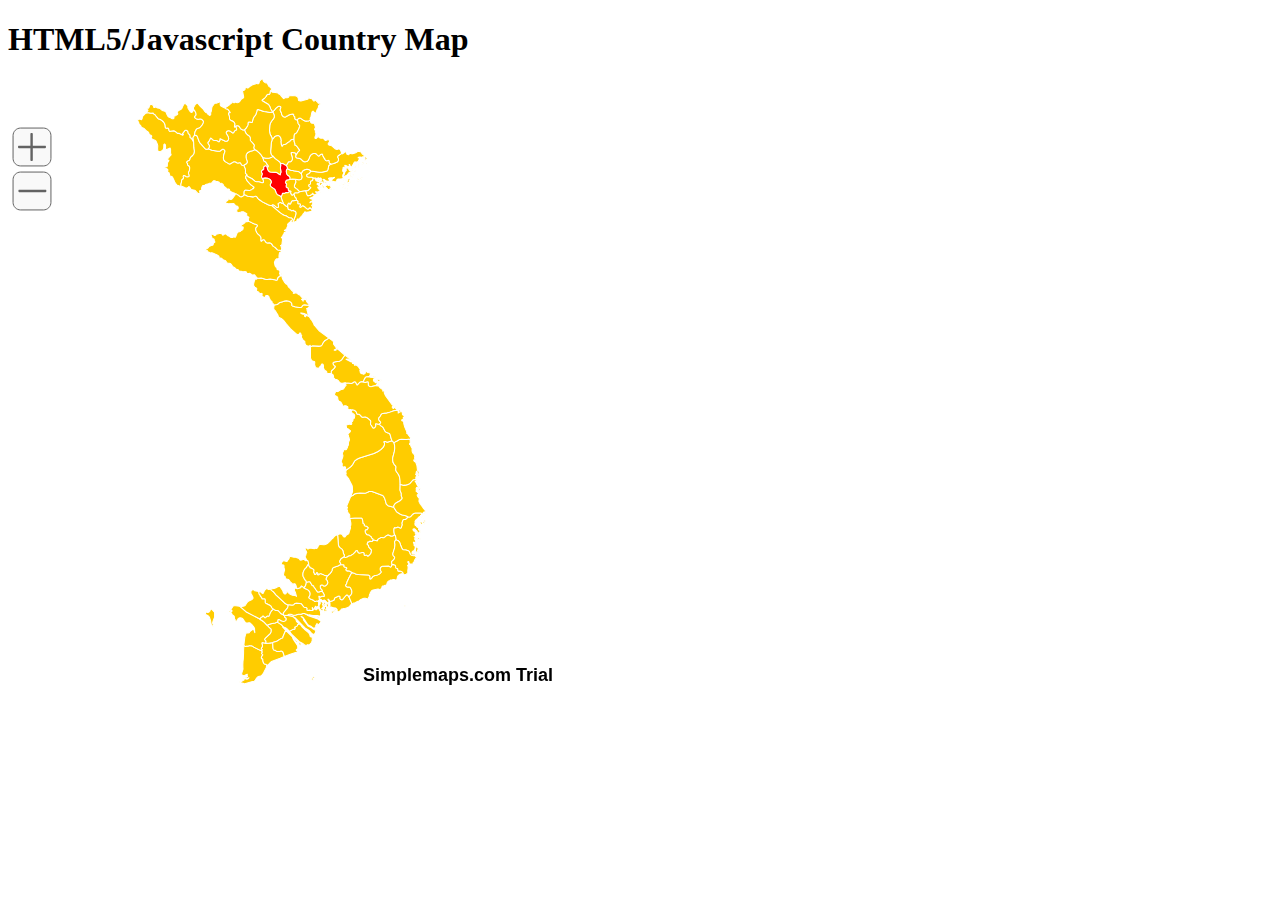
<file: html5countrymapv4.2/test.html>
<!DOCTYPE html>
<html lang="en">
  <head>
    <meta http-equiv="content-type" content="text/html; charset=UTF-8">
    <title>Country Map Example</title>
    <script src="mapdata.js"></script>
    <script src="countrymap.js"></script>
    
  </head>
  <body>
  <h1>HTML5/Javascript Country Map</h1>
    <div id="map"></div>
    
    
      
    
	</body>
</html>
</file>
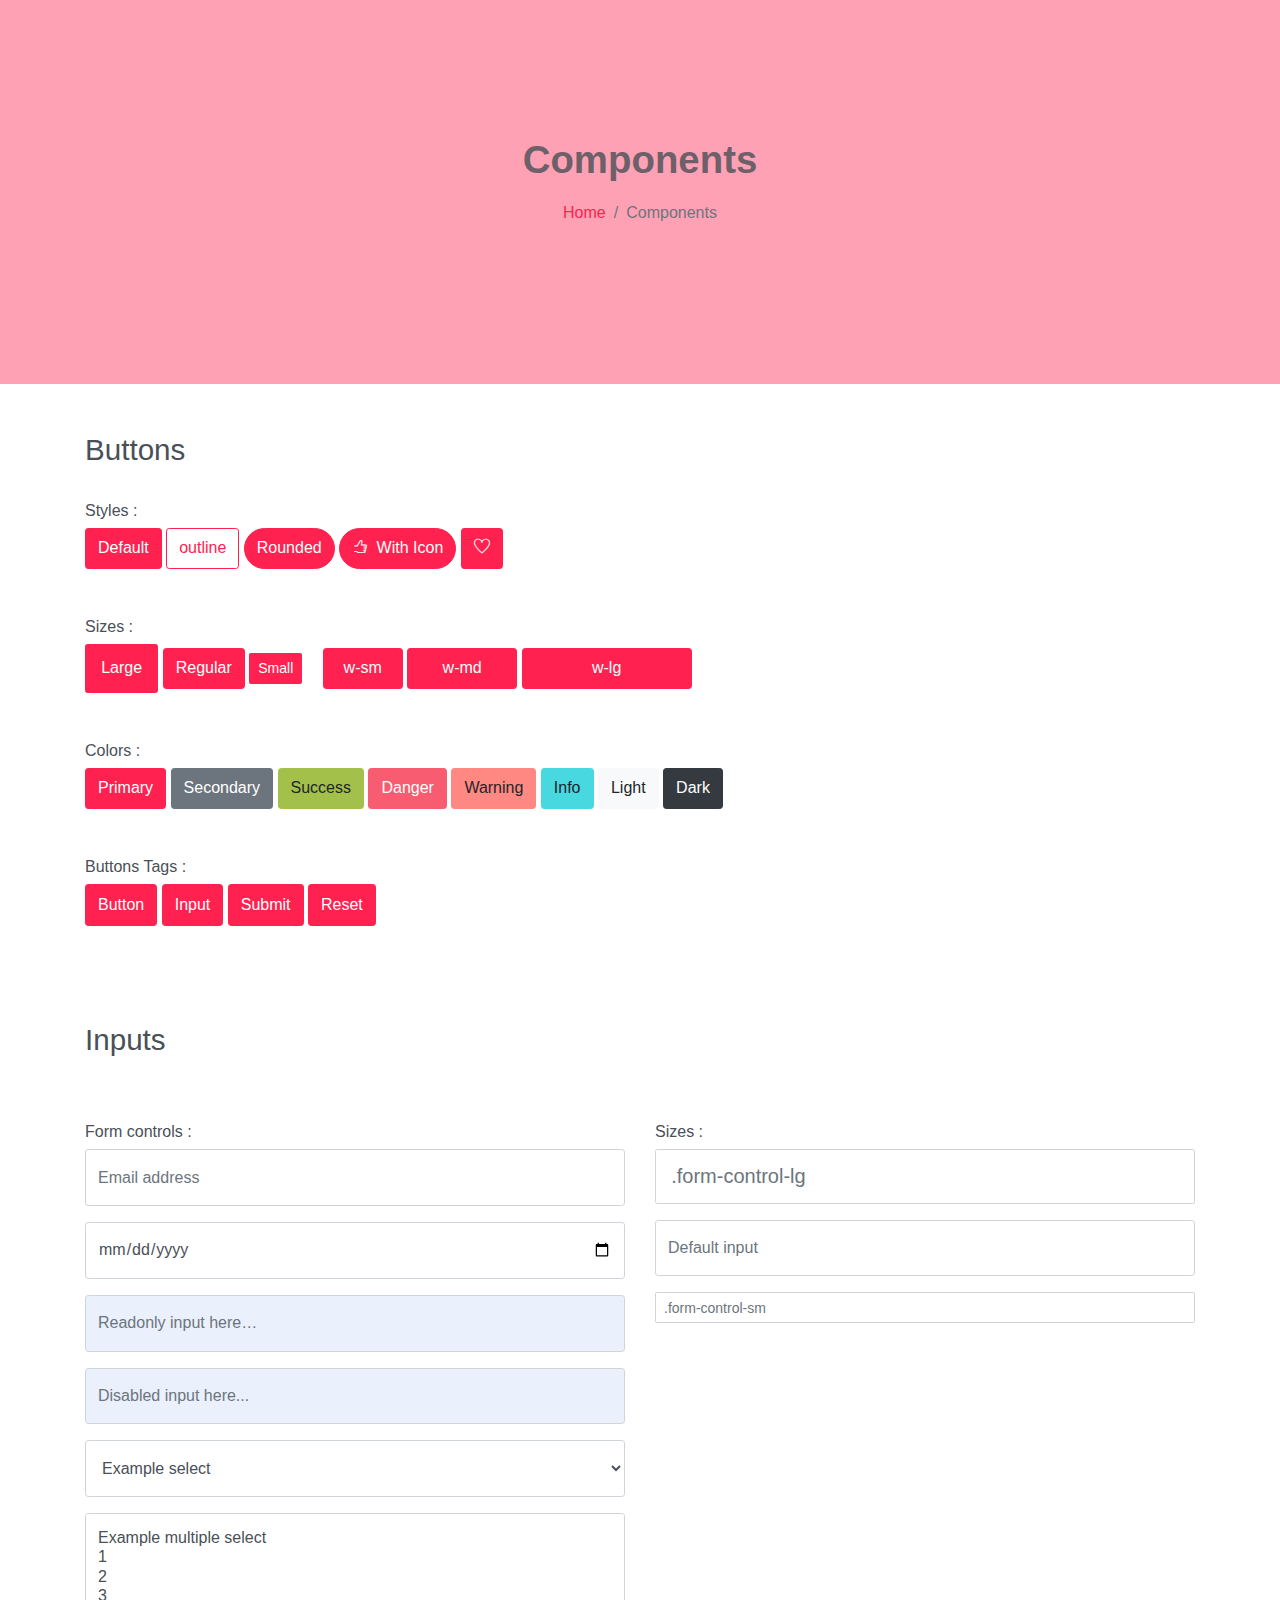
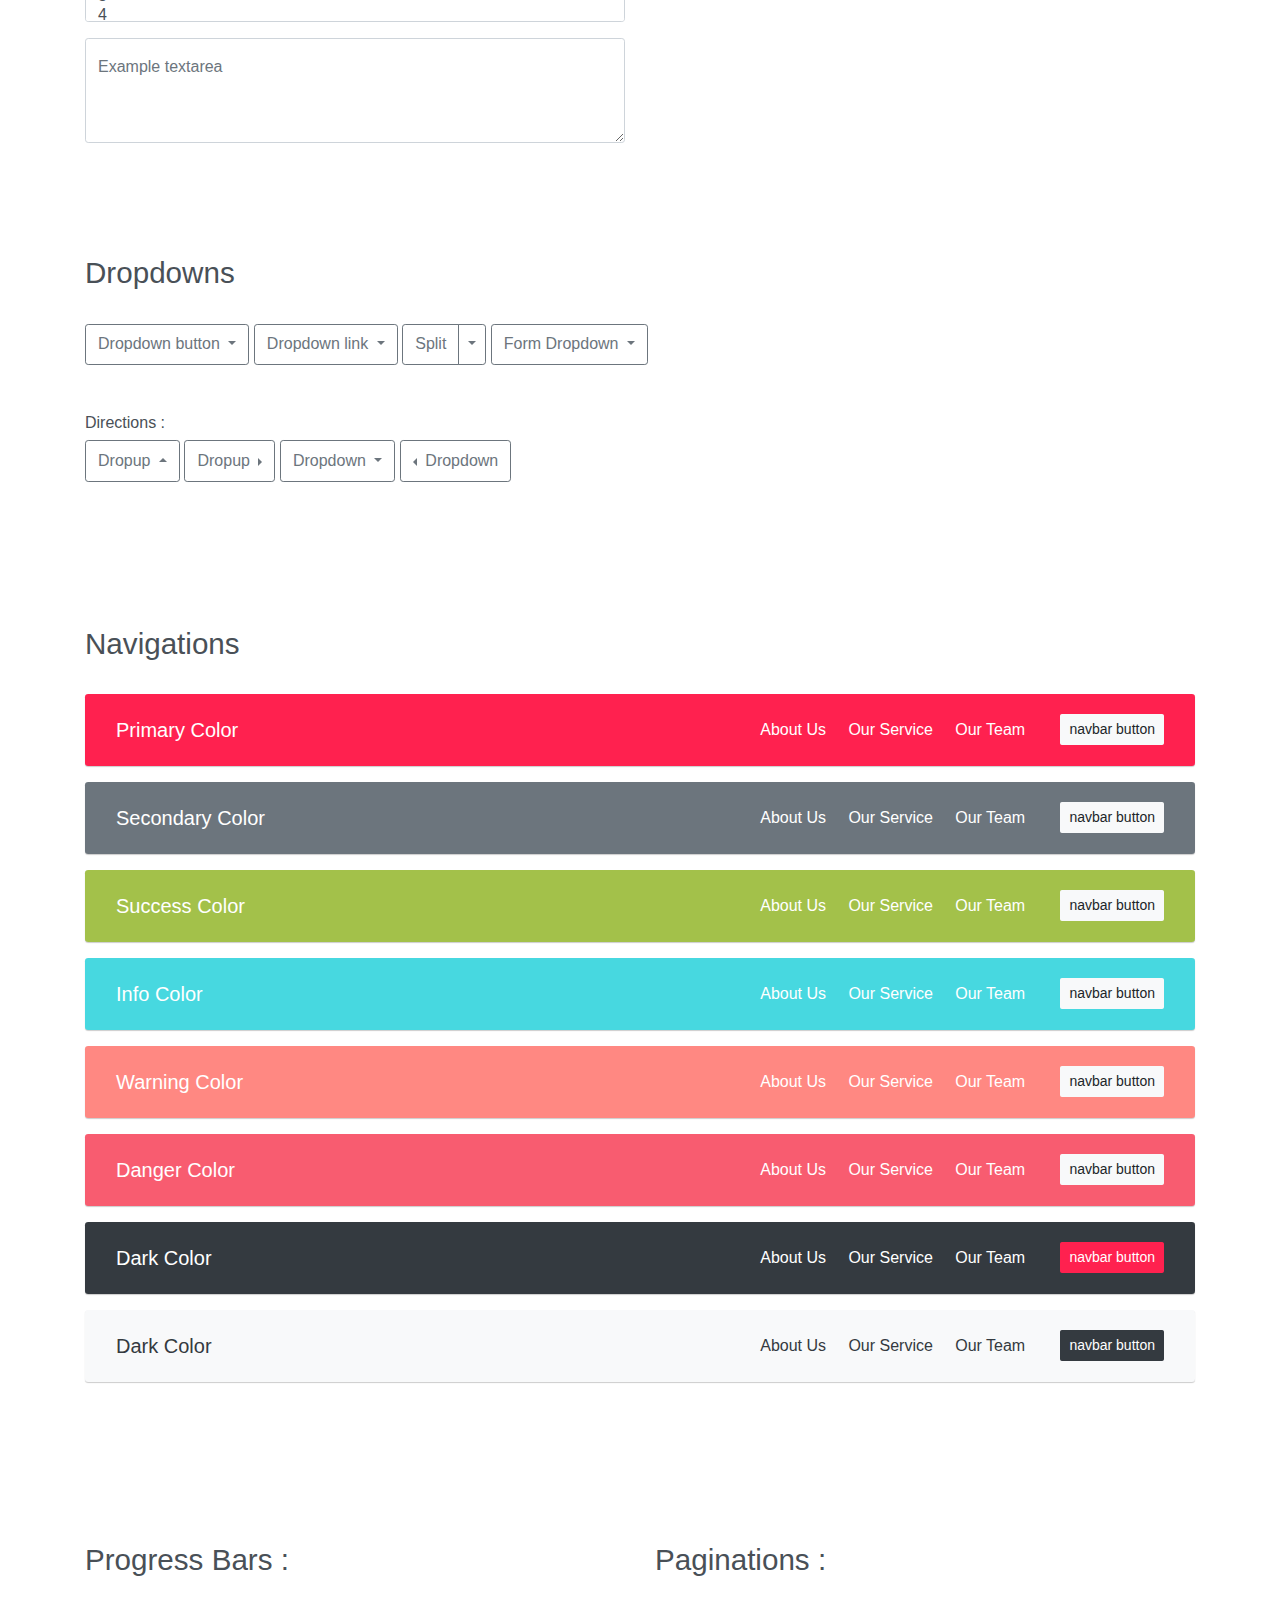
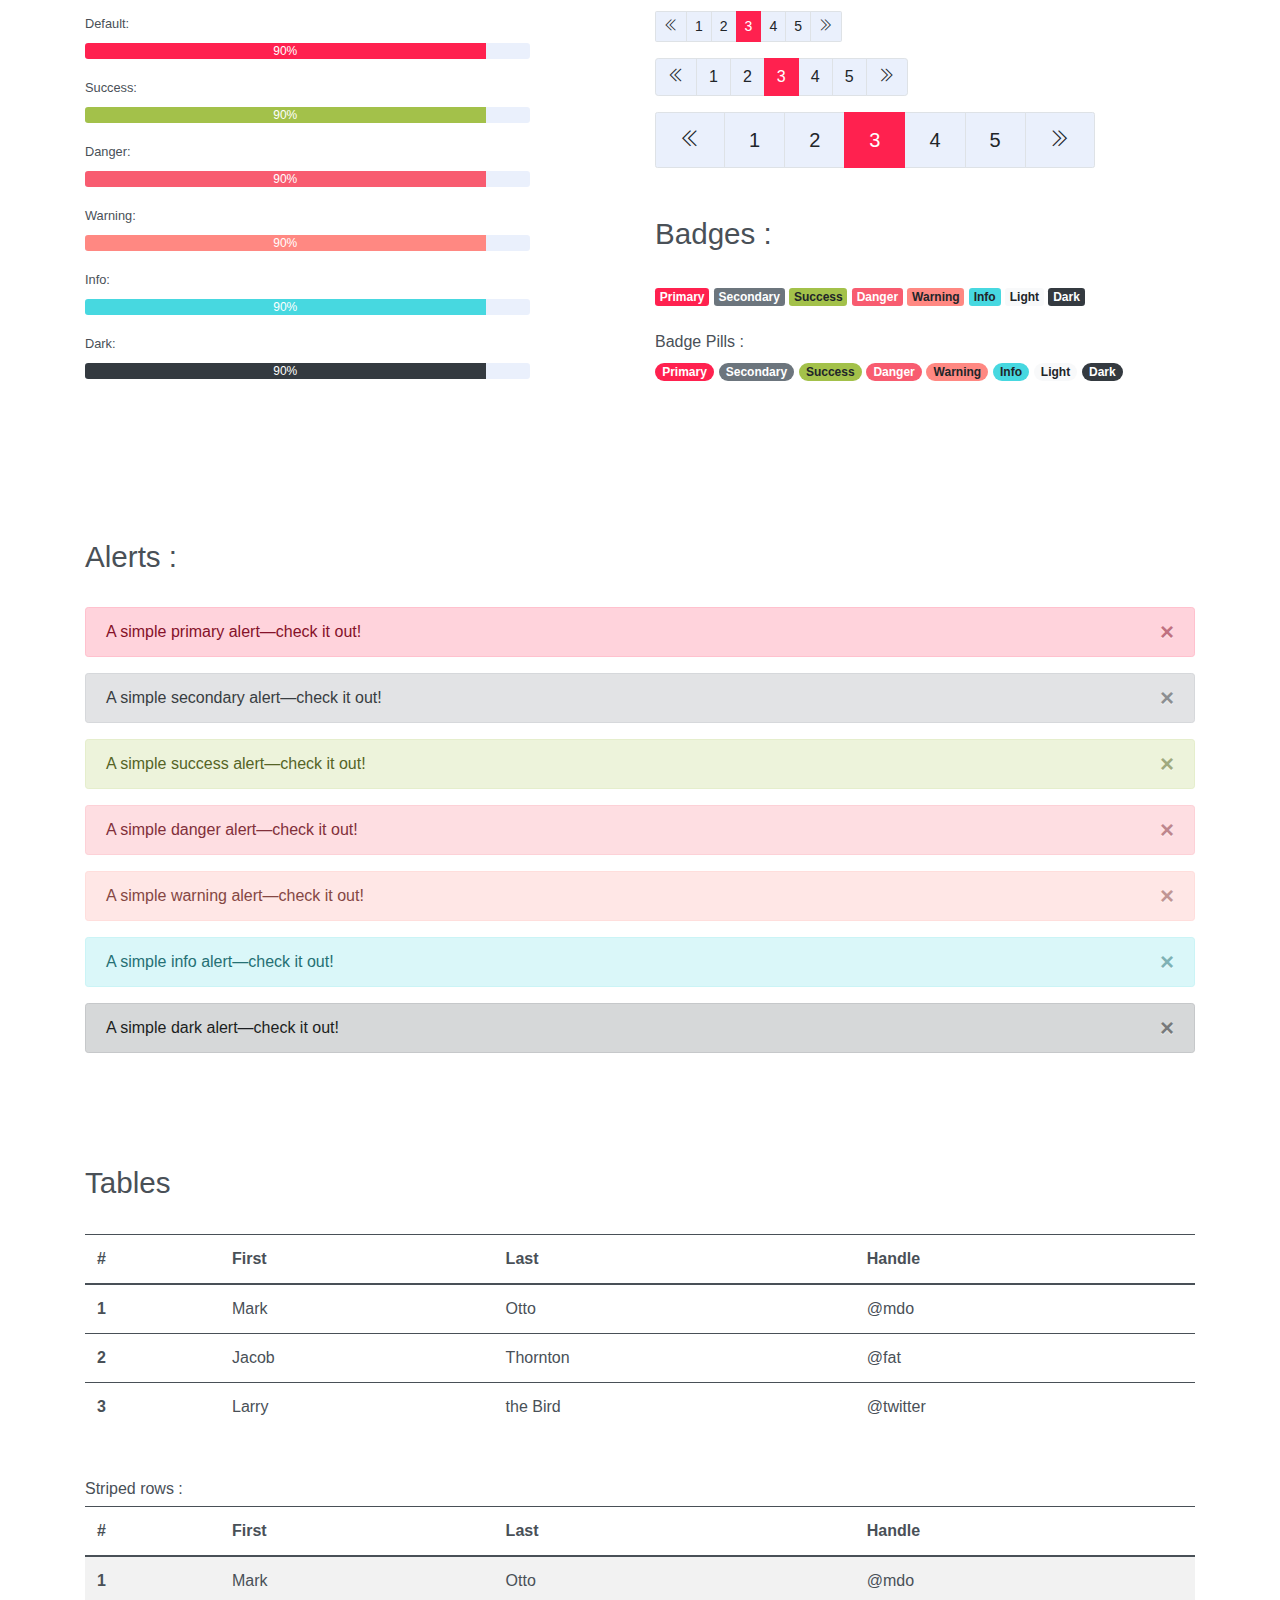
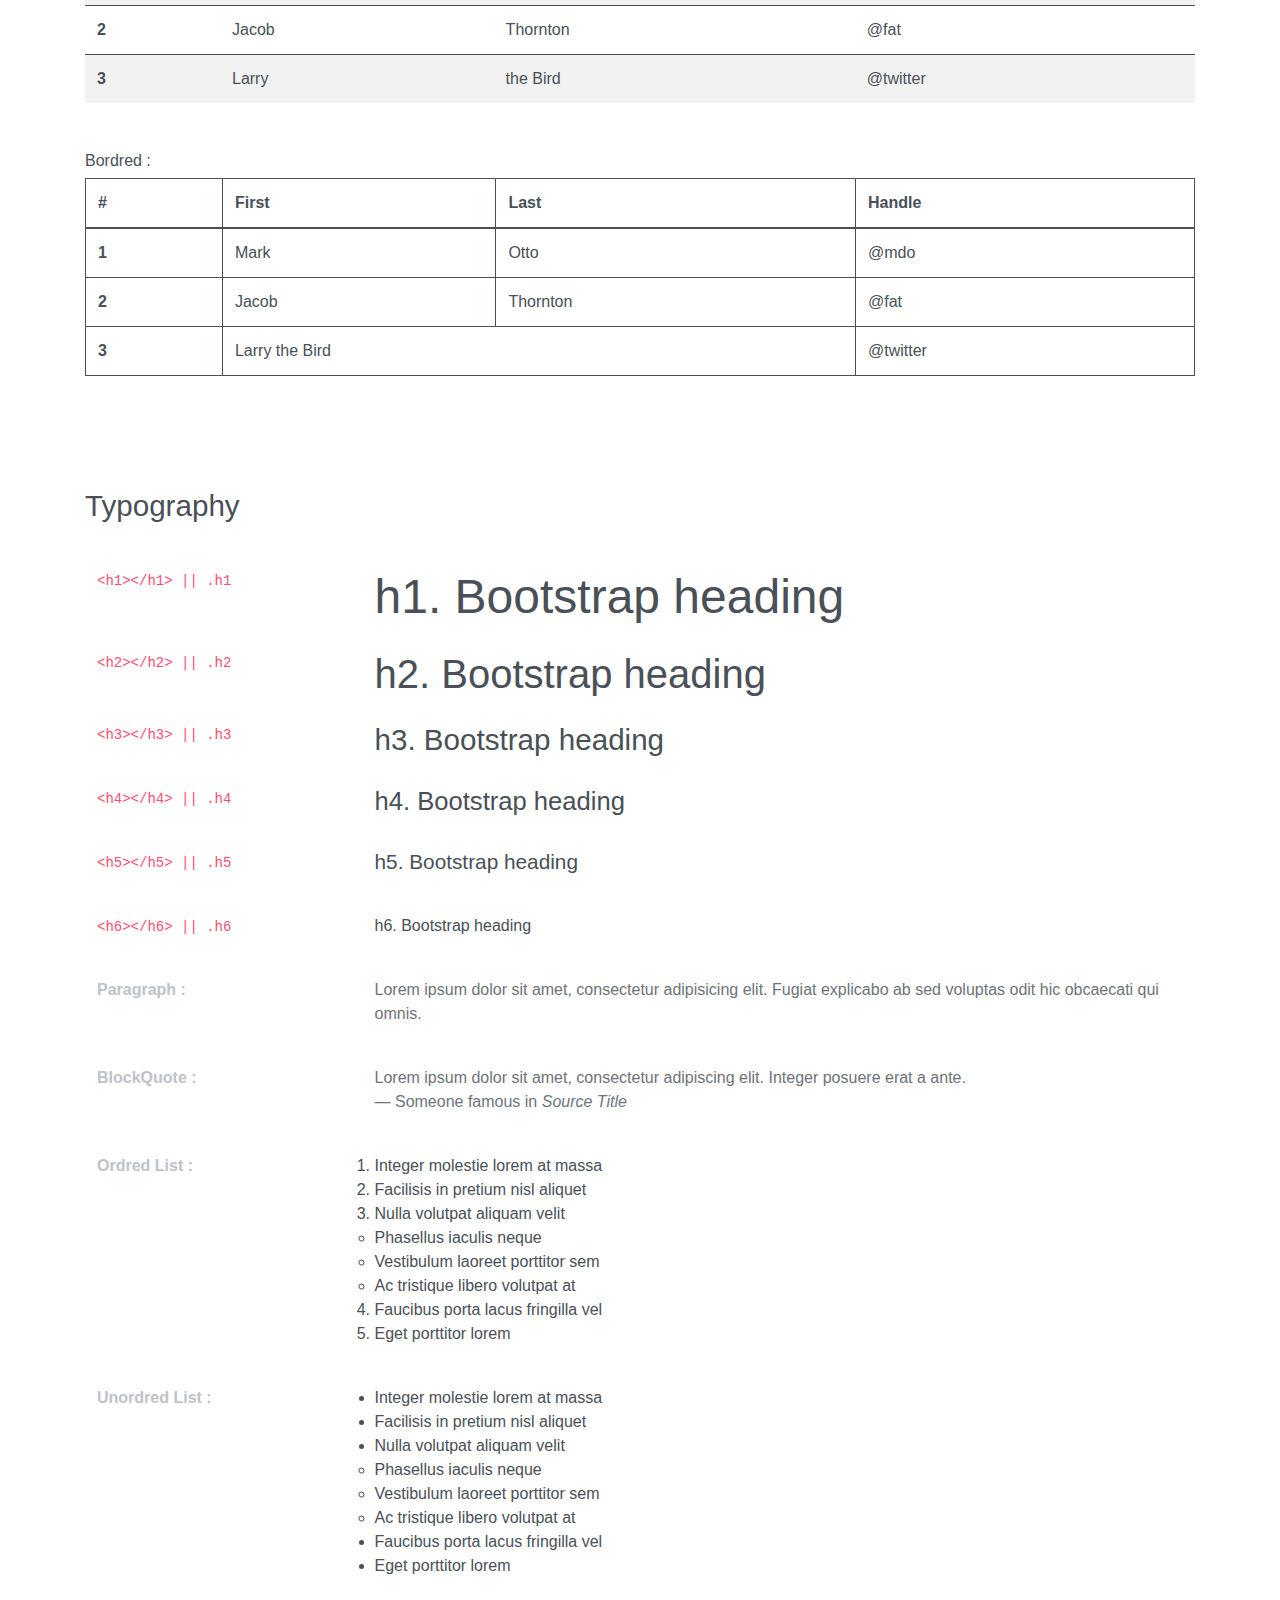
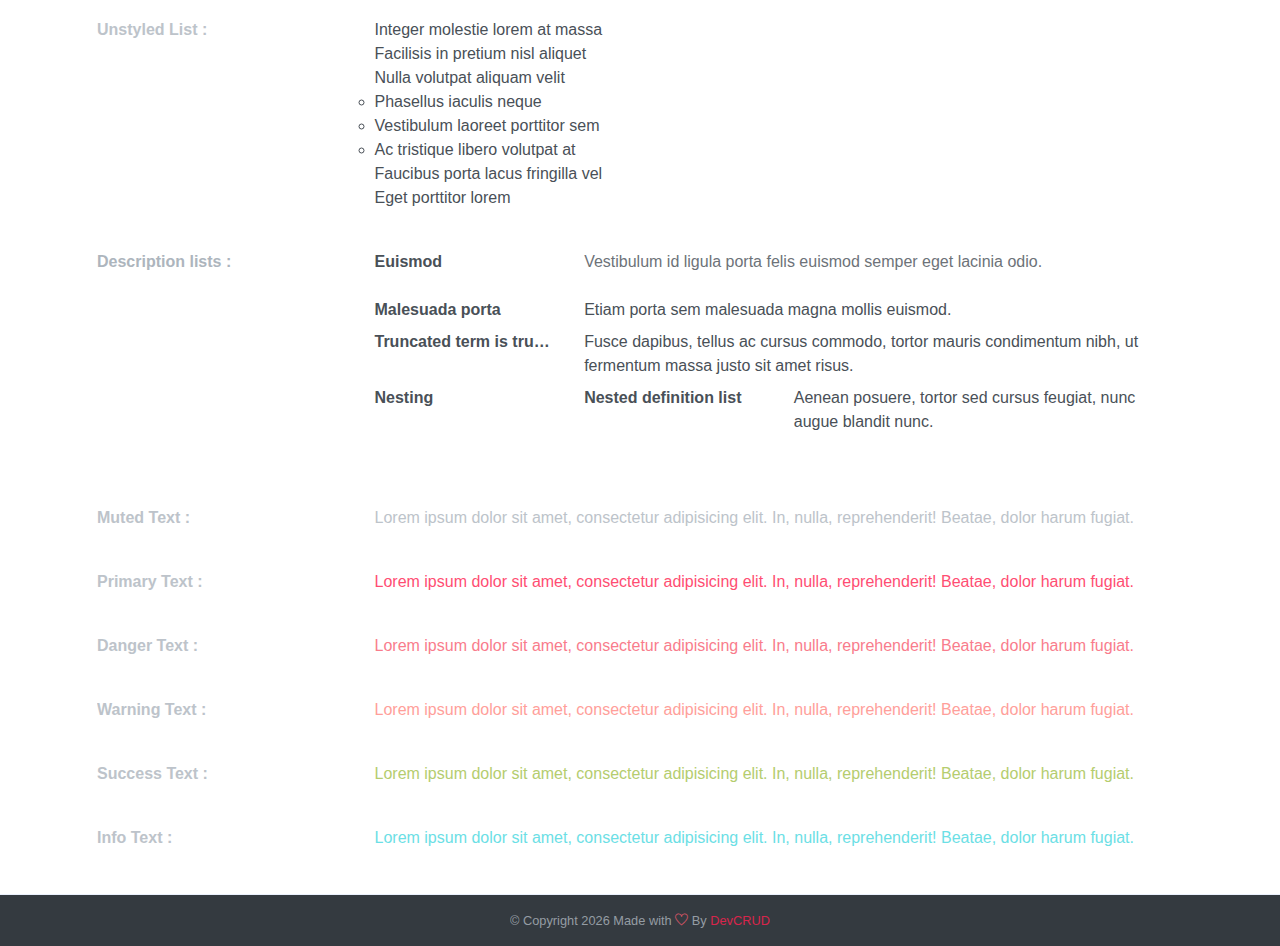
<file: creative-studio/public_html/components.html>
<!DOCTYPE html>
<html lang="en">
<head>
   <meta charset="utf-8">
    <meta name="viewport" content="width=device-width, initial-scale=1, shrink-to-fit=no">
    <meta name="description" content="Start your development with Creative Studio landing page.">
    <meta name="author" content="Devcrud">
    <title>Creative Studio | Components</title>

    <!-- font icons -->
    <link rel="stylesheet" href="assets/vendors/themify-icons/css/themify-icons.css">

    <!-- Bootstrap + Creative Studio main styles -->
   <link rel="stylesheet" href="assets/css/creative-studio.css">
</head>

<body class="dark-theme">

   <!-- Page Header -->
   <header class="header header-mini"> 
      <div class="header-title">Components</div> 
      <nav aria-label="breadcrumb">
         <ol class="breadcrumb">
            <li class="breadcrumb-item"><a href="index.html">Home</a></li>
            <li class="breadcrumb-item active" aria-current="page">Components</li>
         </ol>
      </nav>
   </header> <!-- End Of Page Header -->

   <!-- main content -->
   <div class="container">

      <!-- Buttons -->
      <h3 class="mt-5">Buttons</h3>
      <hr>
      <h6 class="section-secondary-title">Styles :</h6>
      <button class="btn btn-primary">Default</button>
      <button class="btn btn-outline-primary">outline</button>
      <button class="btn btn-primary rounded">Rounded</button>
      <button class="btn btn-primary rounded"><i class="ti-thumb-up pr-1"></i> With Icon</button>
      <button class="btn btn-primary circle"><i class="ti-heart"></i></button>

      <h6 class="section-secondary-title mt-5">Sizes :</h6>
      <button class="btn btn-primary btn-lg">Large</button>
      <button class="btn btn-primary ">Regular</button>
      <button class="btn btn-primary btn-sm">Small</button>
      <button class="btn btn-primary w-sm ml-3">w-sm</button>
      <button class="btn btn-primary w-md">w-md</button>
      <button class="btn btn-primary w-lg">w-lg</button>

      <h6 class="section-secondary-title mt-5">Colors :</h6>          
      <button type="button" class="btn btn-primary">Primary</button>
      <button type="button" class="btn btn-secondary">Secondary</button>
      <button type="button" class="btn btn-success">Success</button>
      <button type="button" class="btn btn-danger">Danger</button>
      <button type="button" class="btn btn-warning">Warning</button>
      <button type="button" class="btn btn-info">Info</button>
      <button type="button" class="btn btn-light">Light</button>
      <button type="button" class="btn btn-dark">Dark</button>

      <h6 class="section-secondary-title mt-5">Buttons Tags :</h6>
      <button class="btn btn-primary" type="submit">Button</button>
      <input class="btn btn-primary" type="button" value="Input">
      <input class="btn btn-primary" type="submit" value="Submit">
      <input class="btn btn-primary" type="reset" value="Reset">
      
      <!-- devider -->
      <div class="py-5"></div>

      <!-- Inputs -->
      <h3>Inputs</h3>
      <hr>
      <div class="row mt-5">
         <div class="col-md-6">
            <h6 class="section-secondary-title">Form controls :</h6>        
            <div class="form-group">
               <input type="email" class="form-control" id="exampleFormControlInput1" placeholder="Email address">
            </div>
            <div class="form-group">
               <input type="date" class="form-control" id="exampleFormControlInput1" placeholder="Date">
            </div>
            <div class="form-group">
               <input class="form-control" type="text" placeholder="Readonly input here…" readonly>
            </div>
            <div class="form-group">
               <input class="form-control" id="disabledInput" type="text" placeholder="Disabled input here..." disabled>
            </div>
            <div class="form-group">
               <select class="form-control" id="exampleFormControlSelect1">
                  <option>Example select</option>
                  <option>1</option>
                  <option>2</option>
                  <option>3</option>
                  <option>4</option>
                  <option>5</option>
               </select>
            </div>
            <div class="form-group">
               <select multiple class="form-control" id="exampleFormControlSelect2">
                  <option>Example multiple select</option>
                  <option>1</option>
                  <option>2</option>
                  <option>3</option>
                  <option>4</option>
                  <option>5</option>
               </select>
            </div>
            <div class="form-group">
               <textarea class="form-control" id="exampleFormControlTextarea1" rows="3" placeholder="Example textarea"></textarea>
            </div>
         </div>
         <div class="col-md-6">
            <h6 class="section-secondary-title">Sizes :</h6>    
            <div class="form-group">
               <input class="form-control form-control-lg" type="text" placeholder=".form-control-lg">             
            </div>
            <div class="form-group">
               <input class="form-control" type="text" placeholder="Default input">
            </div>
            <div class="form-group">
               <input class="form-control form-control-sm" type="text" placeholder=".form-control-sm"> 
            </div>
         </div>
      </div> <!-- end of inputs -->   

      <!-- devider -->
      <div class="py-5"></div>             

      <!-- Dropdowns -->
      <h3 class="components-section-title font-weight-normal">Dropdowns</h3>
      <hr>
      <div class="dropdown d-inline-block">
         <button class="btn btn-outline-secondary dropdown-toggle" type="button" id="dropdownMenuButton" data-toggle="dropdown" aria-haspopup="true" aria-expanded="false">
         Dropdown button
         </button>
         <div class="dropdown-menu" aria-labelledby="dropdownMenuButton">
         <a class="dropdown-item" href="#">Action</a>
         <a class="dropdown-item" href="#">Another action</a>
         <a class="dropdown-item" href="#">Something else here</a>
         </div>
      </div>
      <div class="dropdown d-inline-block">
         <a class="btn btn-outline-secondary dropdown-toggle" href="#" role="button" id="dropdownMenuLink" data-toggle="dropdown" aria-haspopup="true" aria-expanded="false">
            Dropdown link
         </a>
         <div class="dropdown-menu" aria-labelledby="dropdownMenuLink">
            <a class="dropdown-item" href="#">Action</a>
            <a class="dropdown-item" href="#">Another action</a>
            <a class="dropdown-item" href="#">Something else here</a>
         </div>
      </div>
      <div class="btn-group">
         <button type="button" class="btn btn-outline-secondary">Split</button>
         <button type="button" class="btn btn-outline-secondary dropdown-toggle dropdown-toggle-split" data-toggle="dropdown" aria-haspopup="true" aria-expanded="false">
         <span class="sr-only">Toggle Dropdown</span>
         </button>
         <div class="dropdown-menu">
            <a class="dropdown-item" href="#">Action</a>
            <a class="dropdown-item" href="#">Another action</a>
            <a class="dropdown-item" href="#">Something else here</a>
            <div class="dropdown-divider"></div>
            <a class="dropdown-item" href="#">Separated link</a>
         </div>
      </div>
      <div class="btn-group">
         <button class="btn btn-outline-secondary dropdown-toggle" type="button" id="dropdownMenuButton" data-toggle="dropdown" aria-haspopup="true" aria-expanded="false">
            Form Dropdown
         </button>
         <div class="dropdown-menu form">
            <form class="px-4 py-3">
               <div class="form-group">
                  <input type="email" class="form-control" id="exampleDropdownFormEmail1" placeholder="email@example.com">
               </div>
               <div class="form-group">
                  <input type="password" class="form-control" id="exampleDropdownFormPassword1" placeholder="Password">
               </div>
               <div class="form-check mb-3">
                  <input type="checkbox" class="form-check-input" id="dropdownCheck">
                  <label class="form-check-label" for="dropdownCheck">
                     Remember me
                  </label>
               </div>
               <button type="submit" class="btn btn-primary btn-block">Sign in</button>
            </form>
            <div class="dropdown-divider"></div>
            <a class="dropdown-item" href="#"><small>New around here? Sign up</small></a>
            <a class="dropdown-item" href="#"><small>Forgot password?</small></a>
         </div>
      </div>       
      <h6 class="section-secondary-title mt-5">Directions :</h6>  
      <div class="btn-group dropup">
         <button type="button" class="btn btn-outline-secondary dropdown-toggle" data-toggle="dropdown" aria-haspopup="true" aria-expanded="false">
            Dropup
         </button>
         <div class="dropdown-menu">
            <a class="dropdown-item" href="#">Action</a>
            <a class="dropdown-item" href="#">Another action</a>
            <a class="dropdown-item" href="#">Something else here</a>
            <div class="dropdown-divider"></div>
            <a class="dropdown-item" href="#">Separated link</a>
         </div>
      </div>
      <div class="btn-group dropright">
         <button type="button" class="btn btn-outline-secondary dropdown-toggle" data-toggle="dropdown" aria-haspopup="true" aria-expanded="false">
            Dropup
         </button>
         <div class="dropdown-menu">
            <a class="dropdown-item" href="#">Action</a>
            <a class="dropdown-item" href="#">Another action</a>
            <a class="dropdown-item" href="#">Something else here</a>
            <div class="dropdown-divider"></div>
            <a class="dropdown-item" href="#">Separated link</a>
         </div>
      </div>
      <div class="btn-group">
         <button type="button" class="btn btn-outline-secondary dropdown-toggle" data-toggle="dropdown" aria-haspopup="true" aria-expanded="false">
            Dropdown
         </button>
         <div class="dropdown-menu">
            <a class="dropdown-item" href="#">Action</a>
            <a class="dropdown-item" href="#">Another action</a>
            <a class="dropdown-item" href="#">Something else here</a>
            <div class="dropdown-divider"></div>
            <a class="dropdown-item" href="#">Separated link</a>
         </div>
      </div>
      <div class="btn-group dropleft">
         <button type="button" class="btn btn-outline-secondary dropdown-toggle" data-toggle="dropdown" aria-haspopup="true" aria-expanded="false">
            Dropdown
         </button>
         <div class="dropdown-menu">
            <a class="dropdown-item" href="#">Action</a>
            <a class="dropdown-item" href="#">Another action</a>
            <a class="dropdown-item" href="#">Something else here</a>
            <div class="dropdown-divider"></div>
            <a class="dropdown-item" href="#">Separated link</a>
         </div>
      </div> <!-- end of Dropdowns -->  

      <!-- devider -->
      <div class="py-5"></div>   

      <!-- navbars -->
      <h3 class="components-section-title font-weight-normal mt-5">Navigations</h3>
      <hr>
      <nav class="navbar navbar-expand-sm navbar-dark bg-primary rounded shadow mb-3">
         <div class="container">
            <a class="navbar-brand" href="#">Primary Color</a>
            <button class="navbar-toggler ml-auto" type="button" data-toggle="collapse" data-target="#navbarSupportedContent" aria-controls="navbarSupportedContent" aria-expanded="false" aria-label="Toggle navigation">
            <span class="navbar-toggler-icon"></span>
            </button>
            <div class="collapse navbar-collapse" id="navbarSupportedContent">
               <ul class="navbar-nav ml-auto"> 
                  <li class="nav-item">
                     <a class="nav-link" href="#about">About Us</a>
                  </li>
                  <li class="nav-item">
                     <a class="nav-link" href="#service">Our Service</a>
                  </li>
                  <li class="nav-item">
                     <a class="nav-link" href="#team">Our Team</a>
                  </li>
                  <li class="nav-item">
                     <a href="#book-table" class="ml-4 mt-1 btn btn-light btn-sm">navbar button</a>
                  </li>
               </ul>                       
            </div>
         </div>
      </nav>
      <nav class="navbar navbar-expand-sm navbar-dark bg-secondary rounded shadow mb-3">
         <div class="container">
            <a class="navbar-brand" href="#">Secondary Color</a>
            <button class="navbar-toggler ml-auto" type="button" data-toggle="collapse" data-target="#navbarSupportedContent" aria-controls="navbarSupportedContent" aria-expanded="false" aria-label="Toggle navigation">
            <span class="navbar-toggler-icon"></span>
            </button>
            <div class="collapse navbar-collapse" id="navbarSupportedContent">
               <ul class="navbar-nav ml-auto"> 
                  <li class="nav-item">
                     <a class="nav-link" href="#about">About Us</a>
                  </li>
                  <li class="nav-item">
                     <a class="nav-link" href="#service">Our Service</a>
                  </li>
                  <li class="nav-item">
                     <a class="nav-link" href="#team">Our Team</a>
                  </li>
                  <li class="nav-item">
                     <a href="#book-table" class="ml-4 mt-1 btn btn-light btn-sm">navbar button</a>
                  </li>
               </ul>                       
            </div>
         </div>
      </nav>
      <nav class="navbar navbar-expand-sm navbar-dark bg-success rounded shadow mb-3">
         <div class="container">
            <a class="navbar-brand" href="#">Success Color</a>
            <button class="navbar-toggler ml-auto" type="button" data-toggle="collapse" data-target="#navbarSupportedContent" aria-controls="navbarSupportedContent" aria-expanded="false" aria-label="Toggle navigation">
            <span class="navbar-toggler-icon"></span>
            </button>
            <div class="collapse navbar-collapse" id="navbarSupportedContent">
               <ul class="navbar-nav ml-auto"> 
                  <li class="nav-item">
                     <a class="nav-link" href="#about">About Us</a>
                  </li>
                  <li class="nav-item">
                     <a class="nav-link" href="#service">Our Service</a>
                  </li>
                  <li class="nav-item">
                     <a class="nav-link" href="#team">Our Team</a>
                  </li>
                  <li class="nav-item">
                     <a href="#book-table" class="ml-4 mt-1 btn btn-light btn-sm">navbar button</a>
                  </li>
               </ul>                       
            </div>
         </div>
      </nav>
      <nav class="navbar navbar-expand-sm navbar-dark bg-info rounded shadow mb-3">
         <div class="container">
            <a class="navbar-brand" href="#">Info Color</a>
            <button class="navbar-toggler ml-auto" type="button" data-toggle="collapse" data-target="#navbarSupportedContent" aria-controls="navbarSupportedContent" aria-expanded="false" aria-label="Toggle navigation">
            <span class="navbar-toggler-icon"></span>
            </button>
            <div class="collapse navbar-collapse" id="navbarSupportedContent">
               <ul class="navbar-nav ml-auto"> 
                  <li class="nav-item">
                     <a class="nav-link" href="#about">About Us</a>
                  </li>
                  <li class="nav-item">
                     <a class="nav-link" href="#service">Our Service</a>
                  </li>
                  <li class="nav-item">
                     <a class="nav-link" href="#team">Our Team</a>
                  </li>
                  <li class="nav-item">
                     <a href="#book-table" class="ml-4 mt-1 btn btn-light btn-sm">navbar button</a>
                  </li>
               </ul>                       
            </div>
         </div>
      </nav>
      <nav class="navbar navbar-expand-sm navbar-dark bg-warning rounded shadow mb-3">
         <div class="container">
            <a class="navbar-brand" href="#">Warning Color</a>
            <button class="navbar-toggler ml-auto" type="button" data-toggle="collapse" data-target="#navbarSupportedContent" aria-controls="navbarSupportedContent" aria-expanded="false" aria-label="Toggle navigation">
            <span class="navbar-toggler-icon"></span>
            </button>
            <div class="collapse navbar-collapse" id="navbarSupportedContent">
               <ul class="navbar-nav ml-auto"> 
                  <li class="nav-item">
                     <a class="nav-link" href="#about">About Us</a>
                  </li>
                  <li class="nav-item">
                     <a class="nav-link" href="#service">Our Service</a>
                  </li>
                  <li class="nav-item">
                     <a class="nav-link" href="#team">Our Team</a>
                  </li>
                  <li class="nav-item">
                     <a href="#book-table" class="ml-4 mt-1 btn btn-light btn-sm">navbar button</a>
                  </li>
               </ul>                       
            </div>
         </div>
      </nav>
      <nav class="navbar navbar-expand-sm navbar-dark bg-danger rounded shadow mb-3">
         <div class="container">
            <a class="navbar-brand" href="#">Danger Color</a>
            <button class="navbar-toggler ml-auto" type="button" data-toggle="collapse" data-target="#navbarSupportedContent" aria-controls="navbarSupportedContent" aria-expanded="false" aria-label="Toggle navigation">
            <span class="navbar-toggler-icon"></span>
            </button>
            <div class="collapse navbar-collapse" id="navbarSupportedContent">
               <ul class="navbar-nav ml-auto"> 
                  <li class="nav-item">
                     <a class="nav-link" href="#about">About Us</a>
                  </li>
                  <li class="nav-item">
                     <a class="nav-link" href="#service">Our Service</a>
                  </li>
                  <li class="nav-item">
                     <a class="nav-link" href="#team">Our Team</a>
                  </li>
                  <li class="nav-item">
                     <a href="#book-table" class="ml-4 mt-1 btn btn-light btn-sm">navbar button</a>
                  </li>
               </ul>                       
            </div>
         </div>
      </nav>
      <nav class="navbar navbar-expand-sm navbar-dark bg-dark rounded shadow mb-3">
         <div class="container">
            <a class="navbar-brand" href="#">Dark Color</a>
            <button class="navbar-toggler ml-auto" type="button" data-toggle="collapse" data-target="#navbarSupportedContent" aria-controls="navbarSupportedContent" aria-expanded="false" aria-label="Toggle navigation">
            <span class="navbar-toggler-icon"></span>
            </button>
            <div class="collapse navbar-collapse" id="navbarSupportedContent">
               <ul class="navbar-nav ml-auto"> 
                  <li class="nav-item">
                     <a class="nav-link" href="#about">About Us</a>
                  </li>
                  <li class="nav-item">
                     <a class="nav-link" href="#service">Our Service</a>
                  </li>
                  <li class="nav-item">
                     <a class="nav-link" href="#team">Our Team</a>
                  </li>
                  <li class="nav-item">
                     <a href="#book-table" class="ml-4 mt-1 btn btn-primary btn-sm">navbar button</a>
                  </li>
               </ul>                       
            </div>
         </div>
      </nav>
      <nav class="navbar navbar-expand-sm navbar-light bg-light rounded shadow mb-3">
         <div class="container">
            <a class="navbar-brand" href="#">Dark Color</a>
            <button class="navbar-toggler ml-auto" type="button" data-toggle="collapse" data-target="#navbarSupportedContent" aria-controls="navbarSupportedContent" aria-expanded="false" aria-label="Toggle navigation">
            <span class="navbar-toggler-icon"></span>
            </button>
            <div class="collapse navbar-collapse" id="navbarSupportedContent">
               <ul class="navbar-nav ml-auto"> 
                  <li class="nav-item">
                     <a class="nav-link" href="#about">About Us</a>
                  </li>
                  <li class="nav-item">
                     <a class="nav-link" href="#service">Our Service</a>
                  </li>
                  <li class="nav-item">
                     <a class="nav-link" href="#team">Our Team</a>
                  </li>
                  <li class="nav-item">
                     <a href="#book-table" class="ml-4 mt-1 btn btn-dark btn-sm">navbar button</a>
                  </li>
               </ul>                       
            </div>
         </div>
      </nav>
      <!-- End of navbars -->

      <!-- devider -->
      <div class="py-5"></div>   
      
      <!-- progress bars -->
      <div class="row justify-content-between">
         <div class="col-md-5">
            <h3 class="components-section-title font-weight-normal mt-5">Progress Bars :</h3>
            <hr>
            <small>Default: </small>
            <div class="progress mt-2 mb-3">
               <div class="progress-bar" role="progressbar" style="width: 90%" aria-valuenow="25" aria-valuemin="0" aria-valuemax="100"><span>90%</span></div>
            </div>
            <small>Success:</small>
            <div class="progress mt-2 mb-3">
               <div class="progress-bar bg-success" role="progressbar" style="width: 90%" aria-valuenow="25" aria-valuemin="0" aria-valuemax="100"><span>90%</span></div>
            </div>
            <small>Danger:</small>
            <div class="progress mt-2 mb-3">
               <div class="progress-bar bg-danger" role="progressbar" style="width: 90%" aria-valuenow="25" aria-valuemin="0" aria-valuemax="100"><span>90%</span></div>
            </div>
            <small>Warning:</small>
            <div class="progress mt-2 mb-3">
               <div class="progress-bar bg-warning" role="progressbar" style="width: 90%" aria-valuenow="25" aria-valuemin="0" aria-valuemax="100"><span>90%</span></div>
            </div>
            <small>Info:</small>
            <div class="progress mt-2 mb-3">
               <div class="progress-bar bg-info" role="progressbar" style="width: 90%" aria-valuenow="25" aria-valuemin="0" aria-valuemax="100"><span>90%</span></div>
            </div>
            <small>Dark:</small>
            <div class="progress mt-2 mb-3">
               <div class="progress-bar bg-dark" role="progressbar" style="width: 90%" aria-valuenow="25" aria-valuemin="0" aria-valuemax="100"><span>90%</span></div>
            </div>
         </div>
         <div class="col-md-6">
            <h3 class="components-section-title font-weight-normal mt-5">Paginations :</h3>
            <hr>
            <nav aria-label="Page navigation example">
               <ul class="pagination pagination-sm">
                  <li class="page-item"><a class="page-link" href="#"><i class="ti-angle-double-left"></i></a></li>
                  <li class="page-item"><a class="page-link" href="#">1</a></li>
                  <li class="page-item"><a class="page-link" href="#">2</a></li>
                  <li class="page-item active"><a class="page-link" href="#">3</a></li>
                  <li class="page-item"><a class="page-link" href="#">4</a></li>
                  <li class="page-item"><a class="page-link" href="#">5</a></li>
                  <li class="page-item"><a class="page-link" href="#"><i class="ti-angle-double-right"></i></a></li>
               </ul>
            </nav>
            <nav aria-label="Page navigation example">
               <ul class="pagination">
               <li class="page-item"><a class="page-link" href="#"><i class="ti-angle-double-left"></i></a></li>
                  <li class="page-item"><a class="page-link" href="#">1</a></li>
                  <li class="page-item"><a class="page-link" href="#">2</a></li>
                  <li class="page-item active"><a class="page-link" href="#">3</a></li>
                  <li class="page-item"><a class="page-link" href="#">4</a></li>
                  <li class="page-item"><a class="page-link" href="#">5</a></li>
                  <li class="page-item"><a class="page-link" href="#"><i class="ti-angle-double-right"></i></a></li>
               </ul>
            </nav>
            <nav aria-label="Page navigation example">
               <ul class="pagination pagination-lg">
                  <li class="page-item"><a class="page-link" href="#"><i class="ti-angle-double-left"></i></a></li>
                  <li class="page-item"><a class="page-link" href="#">1</a></li>
                  <li class="page-item"><a class="page-link" href="#">2</a></li>
                  <li class="page-item active"><a class="page-link" href="#">3</a></li>
                  <li class="page-item"><a class="page-link" href="#">4</a></li>
                  <li class="page-item"><a class="page-link" href="#">5</a></li>
                  <li class="page-item"><a class="page-link" href="#"><i class="ti-angle-double-right"></i></a></li>
               </ul>
            </nav>

            <!-- Badges -->
            <h3 class="components-section-title font-weight-normal mt-5">Badges :</h3>
            <hr>
            <span class="badge badge-primary">Primary</span>
            <span class="badge badge-secondary">Secondary</span>
            <span class="badge badge-success">Success</span>
            <span class="badge badge-danger">Danger</span>
            <span class="badge badge-warning">Warning</span>
            <span class="badge badge-info">Info</span>
            <span class="badge badge-light">Light</span>
            <span class="badge badge-dark">Dark</span>
            <h6 class="section-secondary-title mt-4 mb-2">Badge Pills :</h6>
            <span class="badge badge-pill badge-primary">Primary</span>
            <span class="badge badge-pill badge-secondary">Secondary</span>
            <span class="badge badge-pill badge-success">Success</span>
            <span class="badge badge-pill badge-danger">Danger</span>
            <span class="badge badge-pill badge-warning">Warning</span>
            <span class="badge badge-pill badge-info">Info</span>
            <span class="badge badge-pill badge-light">Light</span>
            <span class="badge badge-pill badge-dark">Dark</span>
         </div>
      </div> <!-- End of Progress bars -->

      <!-- devider -->
      <div class="py-5"></div>  

      <!-- Alerts -->
      <h3 class="components-section-title font-weight-normal mt-5">Alerts :</h3>
      <hr>
      <div class="alert alert-primary alert-dismissible fade show" role="alert">
         A simple primary alert—check it out!
         <button type="button" class="close" data-dismiss="alert" aria-label="Close">
            <span aria-hidden="true">&times;</span>
         </button>
      </div>
      <div class="alert alert-secondary alert-dismissible fade show" role="alert">
         A simple secondary alert—check it out!
         <button type="button" class="close" data-dismiss="alert" aria-label="Close">
            <span aria-hidden="true">&times;</span>
         </button>
      </div>
      <div class="alert alert-success alert-dismissible fade show" role="alert">
         A simple success alert—check it out!
         <button type="button" class="close" data-dismiss="alert" aria-label="Close">
            <span aria-hidden="true">&times;</span>
         </button>
      </div>
      <div class="alert alert-danger alert-dismissible fade show" role="alert">
         A simple danger alert—check it out!
         <button type="button" class="close" data-dismiss="alert" aria-label="Close">
            <span aria-hidden="true">&times;</span>
         </button>
      </div>
      <div class="alert alert-warning alert-dismissible fade show" role="alert">
         A simple warning alert—check it out!
         <button type="button" class="close" data-dismiss="alert" aria-label="Close">
            <span aria-hidden="true">&times;</span>
         </button>
      </div>
      <div class="alert alert-info alert-dismissible fade show" role="alert">
         A simple info alert—check it out!
         <button type="button" class="close" data-dismiss="alert" aria-label="Close">
            <span aria-hidden="true">&times;</span>
         </button>
      </div>
      <div class="alert alert-dark alert-dismissible fade show" role="alert">
         A simple dark alert—check it out!
         <button type="button" class="close" data-dismiss="alert" aria-label="Close">
            <span aria-hidden="true">&times;</span>
         </button>
      </div>
      <!-- end of alerts -->

      <!-- devider -->
      <div class="py-5"></div> 
   
      <!-- tables -->
      <h3 class="components-section-title">Tables</h3>
      <hr>
      <table class="table">
         <thead>
            <tr>
               <th scope="col">#</th>
               <th scope="col">First</th>
               <th scope="col">Last</th>
               <th scope="col">Handle</th>
            </tr>
         </thead>
         <tbody>
            <tr>
               <th scope="row">1</th>
               <td>Mark</td>
               <td>Otto</td>
               <td>@mdo</td>
            </tr>
            <tr>
               <th scope="row">2</th>
               <td>Jacob</td>
               <td>Thornton</td>
               <td>@fat</td>
            </tr>
            <tr>
               <th scope="row">3</th>
               <td>Larry</td>
               <td>the Bird</td>
               <td>@twitter</td>
            </tr>
         </tbody>
      </table>

      <h6 class="section-secondary-title mt-5">Striped rows :</h6>
      <table class="table table-striped">
         <thead>
            <tr>
               <th scope="col">#</th>
               <th scope="col">First</th>
               <th scope="col">Last</th>
               <th scope="col">Handle</th>
            </tr>
         </thead>
         <tbody>
            <tr>
               <th scope="row">1</th>
               <td>Mark</td>
               <td>Otto</td>
               <td>@mdo</td>
            </tr>
            <tr>
               <th scope="row">2</th>
               <td>Jacob</td>
               <td>Thornton</td>
               <td>@fat</td>
            </tr>
            <tr>
               <th scope="row">3</th>
               <td>Larry</td>
               <td>the Bird</td>
               <td>@twitter</td>
            </tr>
         </tbody>
      </table>

      <h6 class="section-secondary-title mt-5">Bordred :</h6>
      <table class="table table-bordered">
         <thead>
            <tr>
               <th scope="col">#</th>
               <th scope="col">First</th>
               <th scope="col">Last</th>
               <th scope="col">Handle</th>
            </tr>
         </thead>
         <tbody>
            <tr>
               <th scope="row">1</th>
               <td>Mark</td>
               <td>Otto</td>
               <td>@mdo</td>
            </tr>
            <tr>
               <th scope="row">2</th>
               <td>Jacob</td>
               <td>Thornton</td>
               <td>@fat</td>
            </tr>
            <tr>
               <th scope="row">3</th>
               <td colspan="2">Larry the Bird</td>
               <td>@twitter</td>
            </tr>
         </tbody>
      </table>
      <!-- end of tables -->

      <!-- devider -->
      <div class="py-5"></div> 

      <!-- typography -->
      <h3 class="components-section-title">Typography</h3>
      <hr>
      
      <table class="table table-borderless v-align-center">
         <tbody>
            <tr>
               <td>
                  <p><code class="highlighter-rouge">&lt;h1&gt;&lt;/h1&gt; || .h1</code></p>
               </td>
               <td class="w-75"><span class="h1">h1. Bootstrap heading</span></td>
            </tr>
            <tr>
               <td>
                  <p><code class="highlighter-rouge">&lt;h2&gt;&lt;/h2&gt; || .h2</code></p>
               </td>
               <td><span class="h2">h2. Bootstrap heading</span></td>
            </tr>
            <tr>
               <td>
                  <p><code class="highlighter-rouge">&lt;h3&gt;&lt;/h3&gt; || .h3</code></p>
               </td>
               <td><span class="h3">h3. Bootstrap heading</span></td>
            </tr>
            <tr>
               <td>
                  <p><code class="highlighter-rouge">&lt;h4&gt;&lt;/h4&gt; || .h4</code></p>
               </td>
               <td><span class="h4">h4. Bootstrap heading</span></td>
            </tr>
            <tr>
               <td>
                  <p><code class="highlighter-rouge">&lt;h5&gt;&lt;/h5&gt; || .h5</code></p>
               </td>
               <td><span class="h5">h5. Bootstrap heading</span></td>
            </tr>
            <tr>
               <td>
                  <p><code class="highlighter-rouge">&lt;h6&gt;&lt;/h6&gt; || .h6</code></p>
               </td>
               <td><span class="h6">h6. Bootstrap heading</span></td>
            </tr>
            <tr>
               <td>
                  <p class="font-weight-bold text-muted">Paragraph :</p>
               </td>
               <td><p>Lorem ipsum dolor sit amet, consectetur adipisicing elit. Fugiat explicabo ab sed voluptas odit hic obcaecati qui omnis.</p></td>
            </tr>
            <tr>
               <td>
                  <p class="font-weight-bold text-muted">BlockQuote :</p>
               </td>
               <td>
                  <blockquote class="blockquote">
                     <p class="mb-0">Lorem ipsum dolor sit amet, consectetur adipiscing elit. Integer posuere erat a ante.</p>
                     <footer class="blockquote-footer">Someone famous in <cite title="Source Title">Source Title</cite></footer>
                  </blockquote>
               </td>
            </tr>

           
            <tr>
               <td><p class="font-weight-bold text-muted">Ordred List :</p></td>
               <td>
                  <ol>
                     <li>Integer molestie lorem at massa</li>
                     <li>Facilisis in pretium nisl aliquet</li>
                     <li>Nulla volutpat aliquam velit
                        <ul>
                           <li>Phasellus iaculis neque</li>
                           <li>Vestibulum laoreet porttitor sem</li>
                           <li>Ac tristique libero volutpat at</li>
                        </ul>
                     </li>
                     <li>Faucibus porta lacus fringilla vel</li>
                     <li>Eget porttitor lorem</li>
                  </ol>
               </td>
            </tr>
            <tr>
               <td><p class="font-weight-bold text-muted">Unordred List :</p></td>
               <td>
                  <ul >
                     <li>Integer molestie lorem at massa</li>
                     <li>Facilisis in pretium nisl aliquet</li>
                     <li>Nulla volutpat aliquam velit
                        <ul>
                           <li>Phasellus iaculis neque</li>
                           <li>Vestibulum laoreet porttitor sem</li>
                           <li>Ac tristique libero volutpat at</li>
                        </ul>
                     </li>
                     <li>Faucibus porta lacus fringilla vel</li>
                     <li>Eget porttitor lorem</li>
                  </ul>
               </td>
            </tr>
            <tr>
               <td><p class="font-weight-bold text-muted">Unstyled List :</p></td>
               <td>
                  <ul class="list-unstyled">
                     <li>Integer molestie lorem at massa</li>
                     <li>Facilisis in pretium nisl aliquet</li>
                     <li>Nulla volutpat aliquam velit
                        <ul>
                           <li>Phasellus iaculis neque</li>
                           <li>Vestibulum laoreet porttitor sem</li>
                           <li>Ac tristique libero volutpat at</li>
                        </ul>
                     </li>
                     <li>Faucibus porta lacus fringilla vel</li>
                     <li>Eget porttitor lorem</li>
                  </ul>
               </td>
            </tr>
            <tr>
               <td class="font-weight-bold text-muted">Description lists : </td>
               <td>
                  <dl class="row">
                     <dt class="col-sm-3">Euismod</dt>
                     <dd class="col-sm-9">
                        <p>Vestibulum id ligula porta felis euismod semper eget lacinia odio.</p>
                     </dd>

                     <dt class="col-sm-3">Malesuada porta</dt>
                     <dd class="col-sm-9">Etiam porta sem malesuada magna mollis euismod.</dd>

                     <dt class="col-sm-3 text-truncate">Truncated term is truncated</dt>
                     <dd class="col-sm-9">Fusce dapibus, tellus ac cursus commodo, tortor mauris condimentum nibh, ut fermentum massa justo sit amet risus.</dd>

                     <dt class="col-sm-3">Nesting</dt>
                     <dd class="col-sm-9">
                        <dl class="row">
                           <dt class="col-sm-4">Nested definition list</dt>
                           <dd class="col-sm-8">Aenean posuere, tortor sed cursus feugiat, nunc augue blandit nunc.</dd>
                        </dl>
                     </dd>
                  </dl>
               </td>
            </tr>
            <tr>
               <td>
                  <p class="font-weight-bold text-muted">Muted Text :</p>
               </td>
               <td>
                  <p class="text-muted">Lorem ipsum dolor sit amet, consectetur adipisicing elit. In, nulla, reprehenderit! Beatae, dolor harum fugiat.</p>
               </td>
            </tr>
            <tr>
               <td>
                  <p class="font-weight-bold text-muted">Primary Text :</p>
               </td>
               <td>
                  <p class="text-primary">Lorem ipsum dolor sit amet, consectetur adipisicing elit. In, nulla, reprehenderit! Beatae, dolor harum fugiat.</p>
               </td>
            </tr>
            <tr>
               <td>
                  <p class="font-weight-bold text-muted">Danger Text :</p>
               </td>
               <td>
                  <p class="text-danger">Lorem ipsum dolor sit amet, consectetur adipisicing elit. In, nulla, reprehenderit! Beatae, dolor harum fugiat.</p>
               </td>
            </tr>
            <tr>
               <td>
                  <p class="font-weight-bold text-muted">Warning Text :</p>
               </td>
               <td>
                  <p class="text-warning">Lorem ipsum dolor sit amet, consectetur adipisicing elit. In, nulla, reprehenderit! Beatae, dolor harum fugiat.</p>
               </td>
            </tr>
            <tr>
               <td>
                  <p class="font-weight-bold text-muted">Success Text :</p>
               </td>
               <td>
                  <p class="text-success">Lorem ipsum dolor sit amet, consectetur adipisicing elit. In, nulla, reprehenderit! Beatae, dolor harum fugiat.</p>
               </td>
            </tr>
            <tr>
               <td>
                  <p class="font-weight-bold text-muted">Info Text :</p>
               </td>
               <td>
                  <p class="text-info">Lorem ipsum dolor sit amet, consectetur adipisicing elit. In, nulla, reprehenderit! Beatae, dolor harum fugiat.</p>
               </td>
            </tr>
         </tbody>
      </table>
   </div>
   <!-- end of typography -->

   <!-- Page Footer -->
   <div class="bg-dark text-light text-center border-top wow fadeIn">
        <p class="mb-0 py-3 text-muted small">&copy; Copyright <script>document.write(new Date().getFullYear())</script> Made with <i class="ti-heart text-danger"></i> By <a href="http://devcrud.com">DevCRUD</a></p>
    </div>
    <!-- End of Page Footer -->
   
   <!-- core  -->
   <script src="assets/vendors/jquery/jquery-3.4.1.js"></script>
   <script src="assets/vendors/bootstrap/bootstrap.bundle.js"></script>

</body>
</html>
</file>
<file: creative-studio/public_html/assets/vendors/themify-icons/css/themify-icons.css>
@font-face {
	font-family: 'themify';
	src:url("../fonts/themify.eot?-fvbane");
	src:url("../fonts/themify.eot?#iefix-fvbane") format("embedded-opentype"),
		url("../fonts/themify.woff?-fvbane") format("woff"),
		url("../fonts/themify.ttf?-fvbane") format("truetype"),
		url("../fonts/themify.svg?-fvbane#themify") format("svg");
	font-weight: normal;
	font-style: normal;
}

[class^="ti-"], [class*=" ti-"] {
	font-family: 'themify';
	speak: none;
	font-style: normal;
	font-weight: normal;
	font-variant: normal;
	text-transform: none;
	line-height: 1;

	/* Better Font Rendering =========== */
	-webkit-font-smoothing: antialiased;
	-moz-osx-font-smoothing: grayscale;
}

.ti-wand:before {
	content: "\e600";
}
.ti-volume:before {
	content: "\e601";
}
.ti-user:before {
	content: "\e602";
}
.ti-unlock:before {
	content: "\e603";
}
.ti-unlink:before {
	content: "\e604";
}
.ti-trash:before {
	content: "\e605";
}
.ti-thought:before {
	content: "\e606";
}
.ti-target:before {
	content: "\e607";
}
.ti-tag:before {
	content: "\e608";
}
.ti-tablet:before {
	content: "\e609";
}
.ti-star:before {
	content: "\e60a";
}
.ti-spray:before {
	content: "\e60b";
}
.ti-signal:before {
	content: "\e60c";
}
.ti-shopping-cart:before {
	content: "\e60d";
}
.ti-shopping-cart-full:before {
	content: "\e60e";
}
.ti-settings:before {
	content: "\e60f";
}
.ti-search:before {
	content: "\e610";
}
.ti-zoom-in:before {
	content: "\e611";
}
.ti-zoom-out:before {
	content: "\e612";
}
.ti-cut:before {
	content: "\e613";
}
.ti-ruler:before {
	content: "\e614";
}
.ti-ruler-pencil:before {
	content: "\e615";
}
.ti-ruler-alt:before {
	content: "\e616";
}
.ti-bookmark:before {
	content: "\e617";
}
.ti-bookmark-alt:before {
	content: "\e618";
}
.ti-reload:before {
	content: "\e619";
}
.ti-plus:before {
	content: "\e61a";
}
.ti-pin:before {
	content: "\e61b";
}
.ti-pencil:before {
	content: "\e61c";
}
.ti-pencil-alt:before {
	content: "\e61d";
}
.ti-paint-roller:before {
	content: "\e61e";
}
.ti-paint-bucket:before {
	content: "\e61f";
}
.ti-na:before {
	content: "\e620";
}
.ti-mobile:before {
	content: "\e621";
}
.ti-minus:before {
	content: "\e622";
}
.ti-medall:before {
	content: "\e623";
}
.ti-medall-alt:before {
	content: "\e624";
}
.ti-marker:before {
	content: "\e625";
}
.ti-marker-alt:before {
	content: "\e626";
}
.ti-arrow-up:before {
	content: "\e627";
}
.ti-arrow-right:before {
	content: "\e628";
}
.ti-arrow-left:before {
	content: "\e629";
}
.ti-arrow-down:before {
	content: "\e62a";
}
.ti-lock:before {
	content: "\e62b";
}
.ti-location-arrow:before {
	content: "\e62c";
}
.ti-link:before {
	content: "\e62d";
}
.ti-layout:before {
	content: "\e62e";
}
.ti-layers:before {
	content: "\e62f";
}
.ti-layers-alt:before {
	content: "\e630";
}
.ti-key:before {
	content: "\e631";
}
.ti-import:before {
	content: "\e632";
}
.ti-image:before {
	content: "\e633";
}
.ti-heart:before {
	content: "\e634";
}
.ti-heart-broken:before {
	content: "\e635";
}
.ti-hand-stop:before {
	content: "\e636";
}
.ti-hand-open:before {
	content: "\e637";
}
.ti-hand-drag:before {
	content: "\e638";
}
.ti-folder:before {
	content: "\e639";
}
.ti-flag:before {
	content: "\e63a";
}
.ti-flag-alt:before {
	content: "\e63b";
}
.ti-flag-alt-2:before {
	content: "\e63c";
}
.ti-eye:before {
	content: "\e63d";
}
.ti-export:before {
	content: "\e63e";
}
.ti-exchange-vertical:before {
	content: "\e63f";
}
.ti-desktop:before {
	content: "\e640";
}
.ti-cup:before {
	content: "\e641";
}
.ti-crown:before {
	content: "\e642";
}
.ti-comments:before {
	content: "\e643";
}
.ti-comment:before {
	content: "\e644";
}
.ti-comment-alt:before {
	content: "\e645";
}
.ti-close:before {
	content: "\e646";
}
.ti-clip:before {
	content: "\e647";
}
.ti-angle-up:before {
	content: "\e648";
}
.ti-angle-right:before {
	content: "\e649";
}
.ti-angle-left:before {
	content: "\e64a";
}
.ti-angle-down:before {
	content: "\e64b";
}
.ti-check:before {
	content: "\e64c";
}
.ti-check-box:before {
	content: "\e64d";
}
.ti-camera:before {
	content: "\e64e";
}
.ti-announcement:before {
	content: "\e64f";
}
.ti-brush:before {
	content: "\e650";
}
.ti-briefcase:before {
	content: "\e651";
}
.ti-bolt:before {
	content: "\e652";
}
.ti-bolt-alt:before {
	content: "\e653";
}
.ti-blackboard:before {
	content: "\e654";
}
.ti-bag:before {
	content: "\e655";
}
.ti-move:before {
	content: "\e656";
}
.ti-arrows-vertical:before {
	content: "\e657";
}
.ti-arrows-horizontal:before {
	content: "\e658";
}
.ti-fullscreen:before {
	content: "\e659";
}
.ti-arrow-top-right:before {
	content: "\e65a";
}
.ti-arrow-top-left:before {
	content: "\e65b";
}
.ti-arrow-circle-up:before {
	content: "\e65c";
}
.ti-arrow-circle-right:before {
	content: "\e65d";
}
.ti-arrow-circle-left:before {
	content: "\e65e";
}
.ti-arrow-circle-down:before {
	content: "\e65f";
}
.ti-angle-double-up:before {
	content: "\e660";
}
.ti-angle-double-right:before {
	content: "\e661";
}
.ti-angle-double-left:before {
	content: "\e662";
}
.ti-angle-double-down:before {
	content: "\e663";
}
.ti-zip:before {
	content: "\e664";
}
.ti-world:before {
	content: "\e665";
}
.ti-wheelchair:before {
	content: "\e666";
}
.ti-view-list:before {
	content: "\e667";
}
.ti-view-list-alt:before {
	content: "\e668";
}
.ti-view-grid:before {
	content: "\e669";
}
.ti-uppercase:before {
	content: "\e66a";
}
.ti-upload:before {
	content: "\e66b";
}
.ti-underline:before {
	content: "\e66c";
}
.ti-truck:before {
	content: "\e66d";
}
.ti-timer:before {
	content: "\e66e";
}
.ti-ticket:before {
	content: "\e66f";
}
.ti-thumb-up:before {
	content: "\e670";
}
.ti-thumb-down:before {
	content: "\e671";
}
.ti-text:before {
	content: "\e672";
}
.ti-stats-up:before {
	content: "\e673";
}
.ti-stats-down:before {
	content: "\e674";
}
.ti-split-v:before {
	content: "\e675";
}
.ti-split-h:before {
	content: "\e676";
}
.ti-smallcap:before {
	content: "\e677";
}
.ti-shine:before {
	content: "\e678";
}
.ti-shift-right:before {
	content: "\e679";
}
.ti-shift-left:before {
	content: "\e67a";
}
.ti-shield:before {
	content: "\e67b";
}
.ti-notepad:before {
	content: "\e67c";
}
.ti-server:before {
	content: "\e67d";
}
.ti-quote-right:before {
	content: "\e67e";
}
.ti-quote-left:before {
	content: "\e67f";
}
.ti-pulse:before {
	content: "\e680";
}
.ti-printer:before {
	content: "\e681";
}
.ti-power-off:before {
	content: "\e682";
}
.ti-plug:before {
	content: "\e683";
}
.ti-pie-chart:before {
	content: "\e684";
}
.ti-paragraph:before {
	content: "\e685";
}
.ti-panel:before {
	content: "\e686";
}
.ti-package:before {
	content: "\e687";
}
.ti-music:before {
	content: "\e688";
}
.ti-music-alt:before {
	content: "\e689";
}
.ti-mouse:before {
	content: "\e68a";
}
.ti-mouse-alt:before {
	content: "\e68b";
}
.ti-money:before {
	content: "\e68c";
}
.ti-microphone:before {
	content: "\e68d";
}
.ti-menu:before {
	content: "\e68e";
}
.ti-menu-alt:before {
	content: "\e68f";
}
.ti-map:before {
	content: "\e690";
}
.ti-map-alt:before {
	content: "\e691";
}
.ti-loop:before {
	content: "\e692";
}
.ti-location-pin:before {
	content: "\e693";
}
.ti-list:before {
	content: "\e694";
}
.ti-light-bulb:before {
	content: "\e695";
}
.ti-Italic:before {
	content: "\e696";
}
.ti-info:before {
	content: "\e697";
}
.ti-infinite:before {
	content: "\e698";
}
.ti-id-badge:before {
	content: "\e699";
}
.ti-hummer:before {
	content: "\e69a";
}
.ti-home:before {
	content: "\e69b";
}
.ti-help:before {
	content: "\e69c";
}
.ti-headphone:before {
	content: "\e69d";
}
.ti-harddrives:before {
	content: "\e69e";
}
.ti-harddrive:before {
	content: "\e69f";
}
.ti-gift:before {
	content: "\e6a0";
}
.ti-game:before {
	content: "\e6a1";
}
.ti-filter:before {
	content: "\e6a2";
}
.ti-files:before {
	content: "\e6a3";
}
.ti-file:before {
	content: "\e6a4";
}
.ti-eraser:before {
	content: "\e6a5";
}
.ti-envelope:before {
	content: "\e6a6";
}
.ti-download:before {
	content: "\e6a7";
}
.ti-direction:before {
	content: "\e6a8";
}
.ti-direction-alt:before {
	content: "\e6a9";
}
.ti-dashboard:before {
	content: "\e6aa";
}
.ti-control-stop:before {
	content: "\e6ab";
}
.ti-control-shuffle:before {
	content: "\e6ac";
}
.ti-control-play:before {
	content: "\e6ad";
}
.ti-control-pause:before {
	content: "\e6ae";
}
.ti-control-forward:before {
	content: "\e6af";
}
.ti-control-backward:before {
	content: "\e6b0";
}
.ti-cloud:before {
	content: "\e6b1";
}
.ti-cloud-up:before {
	content: "\e6b2";
}
.ti-cloud-down:before {
	content: "\e6b3";
}
.ti-clipboard:before {
	content: "\e6b4";
}
.ti-car:before {
	content: "\e6b5";
}
.ti-calendar:before {
	content: "\e6b6";
}
.ti-book:before {
	content: "\e6b7";
}
.ti-bell:before {
	content: "\e6b8";
}
.ti-basketball:before {
	content: "\e6b9";
}
.ti-bar-chart:before {
	content: "\e6ba";
}
.ti-bar-chart-alt:before {
	content: "\e6bb";
}
.ti-back-right:before {
	content: "\e6bc";
}
.ti-back-left:before {
	content: "\e6bd";
}
.ti-arrows-corner:before {
	content: "\e6be";
}
.ti-archive:before {
	content: "\e6bf";
}
.ti-anchor:before {
	content: "\e6c0";
}
.ti-align-right:before {
	content: "\e6c1";
}
.ti-align-left:before {
	content: "\e6c2";
}
.ti-align-justify:before {
	content: "\e6c3";
}
.ti-align-center:before {
	content: "\e6c4";
}
.ti-alert:before {
	content: "\e6c5";
}
.ti-alarm-clock:before {
	content: "\e6c6";
}
.ti-agenda:before {
	content: "\e6c7";
}
.ti-write:before {
	content: "\e6c8";
}
.ti-window:before {
	content: "\e6c9";
}
.ti-widgetized:before {
	content: "\e6ca";
}
.ti-widget:before {
	content: "\e6cb";
}
.ti-widget-alt:before {
	content: "\e6cc";
}
.ti-wallet:before {
	content: "\e6cd";
}
.ti-video-clapper:before {
	content: "\e6ce";
}
.ti-video-camera:before {
	content: "\e6cf";
}
.ti-vector:before {
	content: "\e6d0";
}
.ti-themify-logo:before {
	content: "\e6d1";
}
.ti-themify-favicon:before {
	content: "\e6d2";
}
.ti-themify-favicon-alt:before {
	content: "\e6d3";
}
.ti-support:before {
	content: "\e6d4";
}
.ti-stamp:before {
	content: "\e6d5";
}
.ti-split-v-alt:before {
	content: "\e6d6";
}
.ti-slice:before {
	content: "\e6d7";
}
.ti-shortcode:before {
	content: "\e6d8";
}
.ti-shift-right-alt:before {
	content: "\e6d9";
}
.ti-shift-left-alt:before {
	content: "\e6da";
}
.ti-ruler-alt-2:before {
	content: "\e6db";
}
.ti-receipt:before {
	content: "\e6dc";
}
.ti-pin2:before {
	content: "\e6dd";
}
.ti-pin-alt:before {
	content: "\e6de";
}
.ti-pencil-alt2:before {
	content: "\e6df";
}
.ti-palette:before {
	content: "\e6e0";
}
.ti-more:before {
	content: "\e6e1";
}
.ti-more-alt:before {
	content: "\e6e2";
}
.ti-microphone-alt:before {
	content: "\e6e3";
}
.ti-magnet:before {
	content: "\e6e4";
}
.ti-line-double:before {
	content: "\e6e5";
}
.ti-line-dotted:before {
	content: "\e6e6";
}
.ti-line-dashed:before {
	content: "\e6e7";
}
.ti-layout-width-full:before {
	content: "\e6e8";
}
.ti-layout-width-default:before {
	content: "\e6e9";
}
.ti-layout-width-default-alt:before {
	content: "\e6ea";
}
.ti-layout-tab:before {
	content: "\e6eb";
}
.ti-layout-tab-window:before {
	content: "\e6ec";
}
.ti-layout-tab-v:before {
	content: "\e6ed";
}
.ti-layout-tab-min:before {
	content: "\e6ee";
}
.ti-layout-slider:before {
	content: "\e6ef";
}
.ti-layout-slider-alt:before {
	content: "\e6f0";
}
.ti-layout-sidebar-right:before {
	content: "\e6f1";
}
.ti-layout-sidebar-none:before {
	content: "\e6f2";
}
.ti-layout-sidebar-left:before {
	content: "\e6f3";
}
.ti-layout-placeholder:before {
	content: "\e6f4";
}
.ti-layout-menu:before {
	content: "\e6f5";
}
.ti-layout-menu-v:before {
	content: "\e6f6";
}
.ti-layout-menu-separated:before {
	content: "\e6f7";
}
.ti-layout-menu-full:before {
	content: "\e6f8";
}
.ti-layout-media-right-alt:before {
	content: "\e6f9";
}
.ti-layout-media-right:before {
	content: "\e6fa";
}
.ti-layout-media-overlay:before {
	content: "\e6fb";
}
.ti-layout-media-overlay-alt:before {
	content: "\e6fc";
}
.ti-layout-media-overlay-alt-2:before {
	content: "\e6fd";
}
.ti-layout-media-left-alt:before {
	content: "\e6fe";
}
.ti-layout-media-left:before {
	content: "\e6ff";
}
.ti-layout-media-center-alt:before {
	content: "\e700";
}
.ti-layout-media-center:before {
	content: "\e701";
}
.ti-layout-list-thumb:before {
	content: "\e702";
}
.ti-layout-list-thumb-alt:before {
	content: "\e703";
}
.ti-layout-list-post:before {
	content: "\e704";
}
.ti-layout-list-large-image:before {
	content: "\e705";
}
.ti-layout-line-solid:before {
	content: "\e706";
}
.ti-layout-grid4:before {
	content: "\e707";
}
.ti-layout-grid3:before {
	content: "\e708";
}
.ti-layout-grid2:before {
	content: "\e709";
}
.ti-layout-grid2-thumb:before {
	content: "\e70a";
}
.ti-layout-cta-right:before {
	content: "\e70b";
}
.ti-layout-cta-left:before {
	content: "\e70c";
}
.ti-layout-cta-center:before {
	content: "\e70d";
}
.ti-layout-cta-btn-right:before {
	content: "\e70e";
}
.ti-layout-cta-btn-left:before {
	content: "\e70f";
}
.ti-layout-column4:before {
	content: "\e710";
}
.ti-layout-column3:before {
	content: "\e711";
}
.ti-layout-column2:before {
	content: "\e712";
}
.ti-layout-accordion-separated:before {
	content: "\e713";
}
.ti-layout-accordion-merged:before {
	content: "\e714";
}
.ti-layout-accordion-list:before {
	content: "\e715";
}
.ti-ink-pen:before {
	content: "\e716";
}
.ti-info-alt:before {
	content: "\e717";
}
.ti-help-alt:before {
	content: "\e718";
}
.ti-headphone-alt:before {
	content: "\e719";
}
.ti-hand-point-up:before {
	content: "\e71a";
}
.ti-hand-point-right:before {
	content: "\e71b";
}
.ti-hand-point-left:before {
	content: "\e71c";
}
.ti-hand-point-down:before {
	content: "\e71d";
}
.ti-gallery:before {
	content: "\e71e";
}
.ti-face-smile:before {
	content: "\e71f";
}
.ti-face-sad:before {
	content: "\e720";
}
.ti-credit-card:before {
	content: "\e721";
}
.ti-control-skip-forward:before {
	content: "\e722";
}
.ti-control-skip-backward:before {
	content: "\e723";
}
.ti-control-record:before {
	content: "\e724";
}
.ti-control-eject:before {
	content: "\e725";
}
.ti-comments-smiley:before {
	content: "\e726";
}
.ti-brush-alt:before {
	content: "\e727";
}
.ti-youtube:before {
	content: "\e728";
}
.ti-vimeo:before {
	content: "\e729";
}
.ti-twitter:before {
	content: "\e72a";
}
.ti-time:before {
	content: "\e72b";
}
.ti-tumblr:before {
	content: "\e72c";
}
.ti-skype:before {
	content: "\e72d";
}
.ti-share:before {
	content: "\e72e";
}
.ti-share-alt:before {
	content: "\e72f";
}
.ti-rocket:before {
	content: "\e730";
}
.ti-pinterest:before {
	content: "\e731";
}
.ti-new-window:before {
	content: "\e732";
}
.ti-microsoft:before {
	content: "\e733";
}
.ti-list-ol:before {
	content: "\e734";
}
.ti-linkedin:before {
	content: "\e735";
}
.ti-layout-sidebar-2:before {
	content: "\e736";
}
.ti-layout-grid4-alt:before {
	content: "\e737";
}
.ti-layout-grid3-alt:before {
	content: "\e738";
}
.ti-layout-grid2-alt:before {
	content: "\e739";
}
.ti-layout-column4-alt:before {
	content: "\e73a";
}
.ti-layout-column3-alt:before {
	content: "\e73b";
}
.ti-layout-column2-alt:before {
	content: "\e73c";
}
.ti-instagram:before {
	content: "\e73d";
}
.ti-google:before {
	content: "\e73e";
}
.ti-github:before {
	content: "\e73f";
}
.ti-flickr:before {
	content: "\e740";
}
.ti-facebook:before {
	content: "\e741";
}
.ti-dropbox:before {
	content: "\e742";
}
.ti-dribbble:before {
	content: "\e743";
}
.ti-apple:before {
	content: "\e744";
}
.ti-android:before {
	content: "\e745";
}
.ti-save:before {
	content: "\e746";
}
.ti-save-alt:before {
	content: "\e747";
}
.ti-yahoo:before {
	content: "\e748";
}
.ti-wordpress:before {
	content: "\e749";
}
.ti-vimeo-alt:before {
	content: "\e74a";
}
.ti-twitter-alt:before {
	content: "\e74b";
}
.ti-tumblr-alt:before {
	content: "\e74c";
}
.ti-trello:before {
	content: "\e74d";
}
.ti-stack-overflow:before {
	content: "\e74e";
}
.ti-soundcloud:before {
	content: "\e74f";
}
.ti-sharethis:before {
	content: "\e750";
}
.ti-sharethis-alt:before {
	content: "\e751";
}
.ti-reddit:before {
	content: "\e752";
}
.ti-pinterest-alt:before {
	content: "\e753";
}
.ti-microsoft-alt:before {
	content: "\e754";
}
.ti-linux:before {
	content: "\e755";
}
.ti-jsfiddle:before {
	content: "\e756";
}
.ti-joomla:before {
	content: "\e757";
}
.ti-html5:before {
	content: "\e758";
}
.ti-flickr-alt:before {
	content: "\e759";
}
.ti-email:before {
	content: "\e75a";
}
.ti-drupal:before {
	content: "\e75b";
}
.ti-dropbox-alt:before {
	content: "\e75c";
}
.ti-css3:before {
	content: "\e75d";
}
.ti-rss:before {
	content: "\e75e";
}
.ti-rss-alt:before {
	content: "\e75f";
}
</file>
